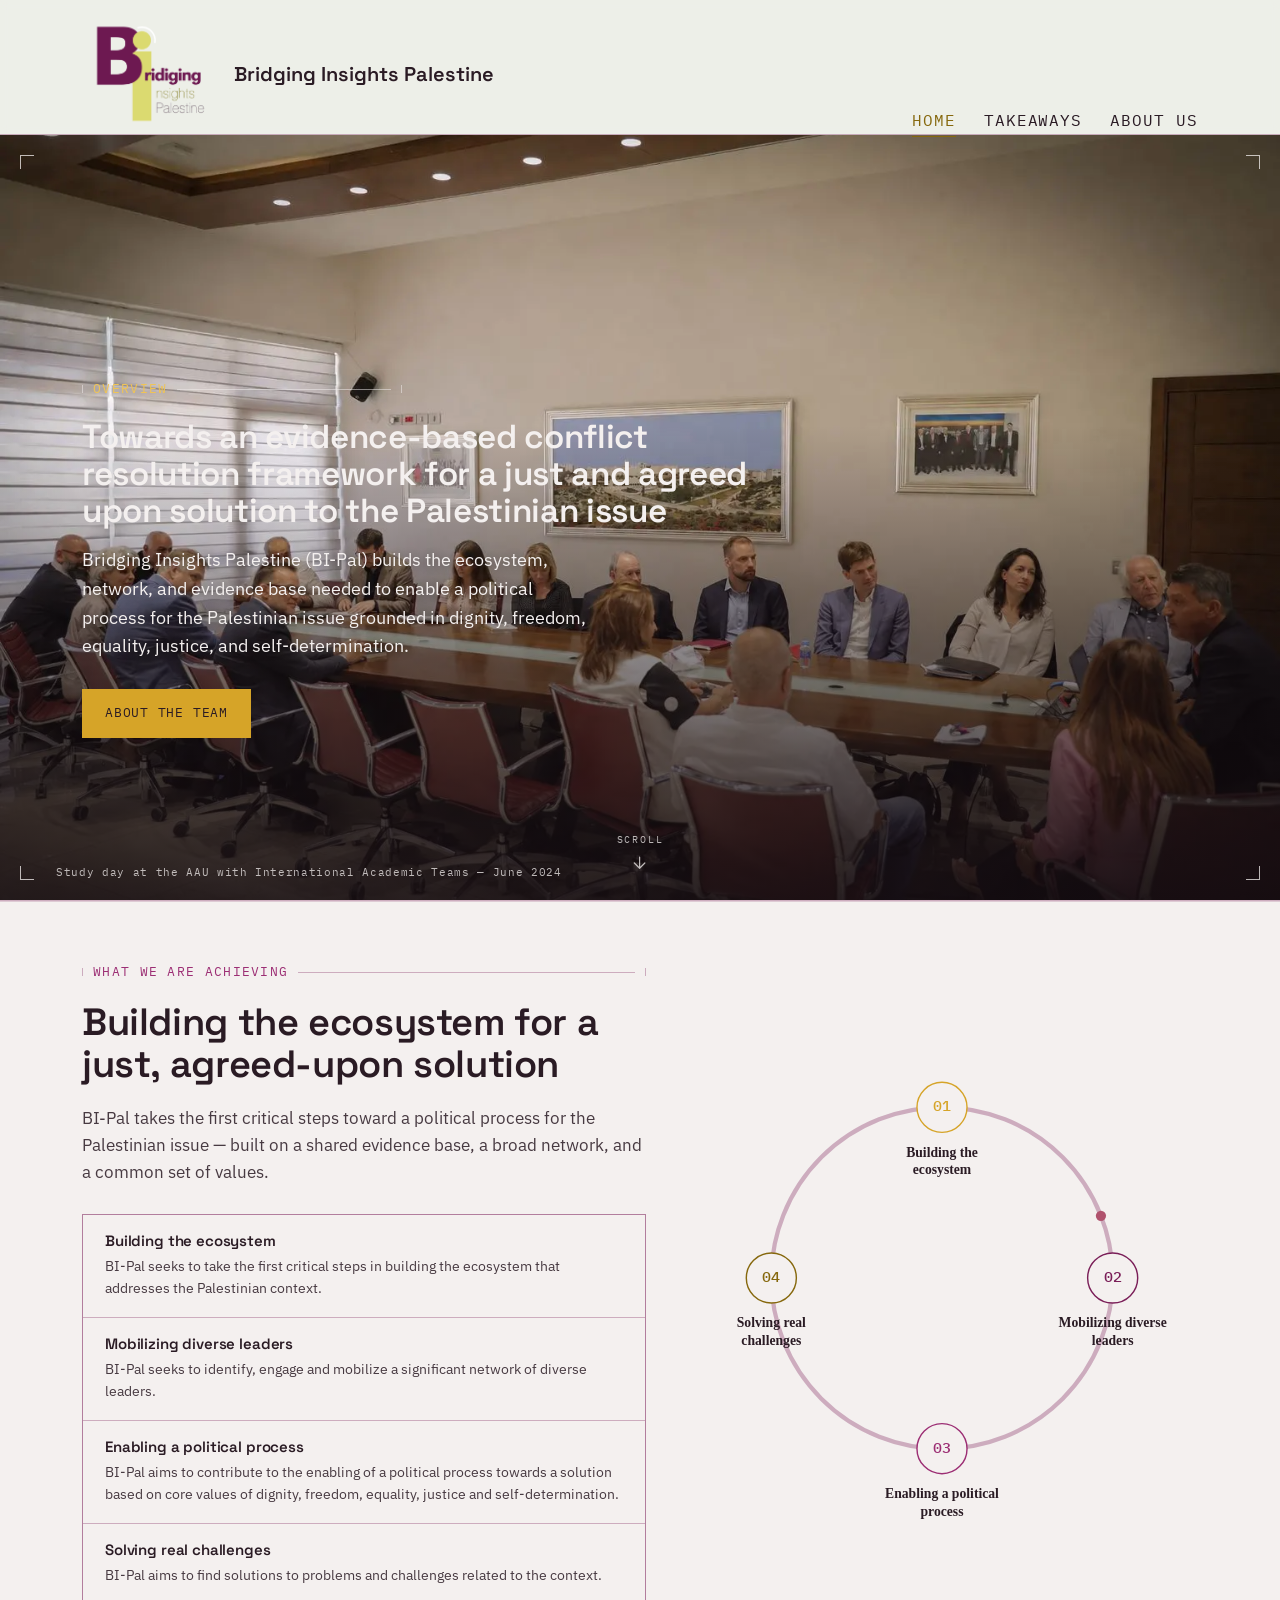
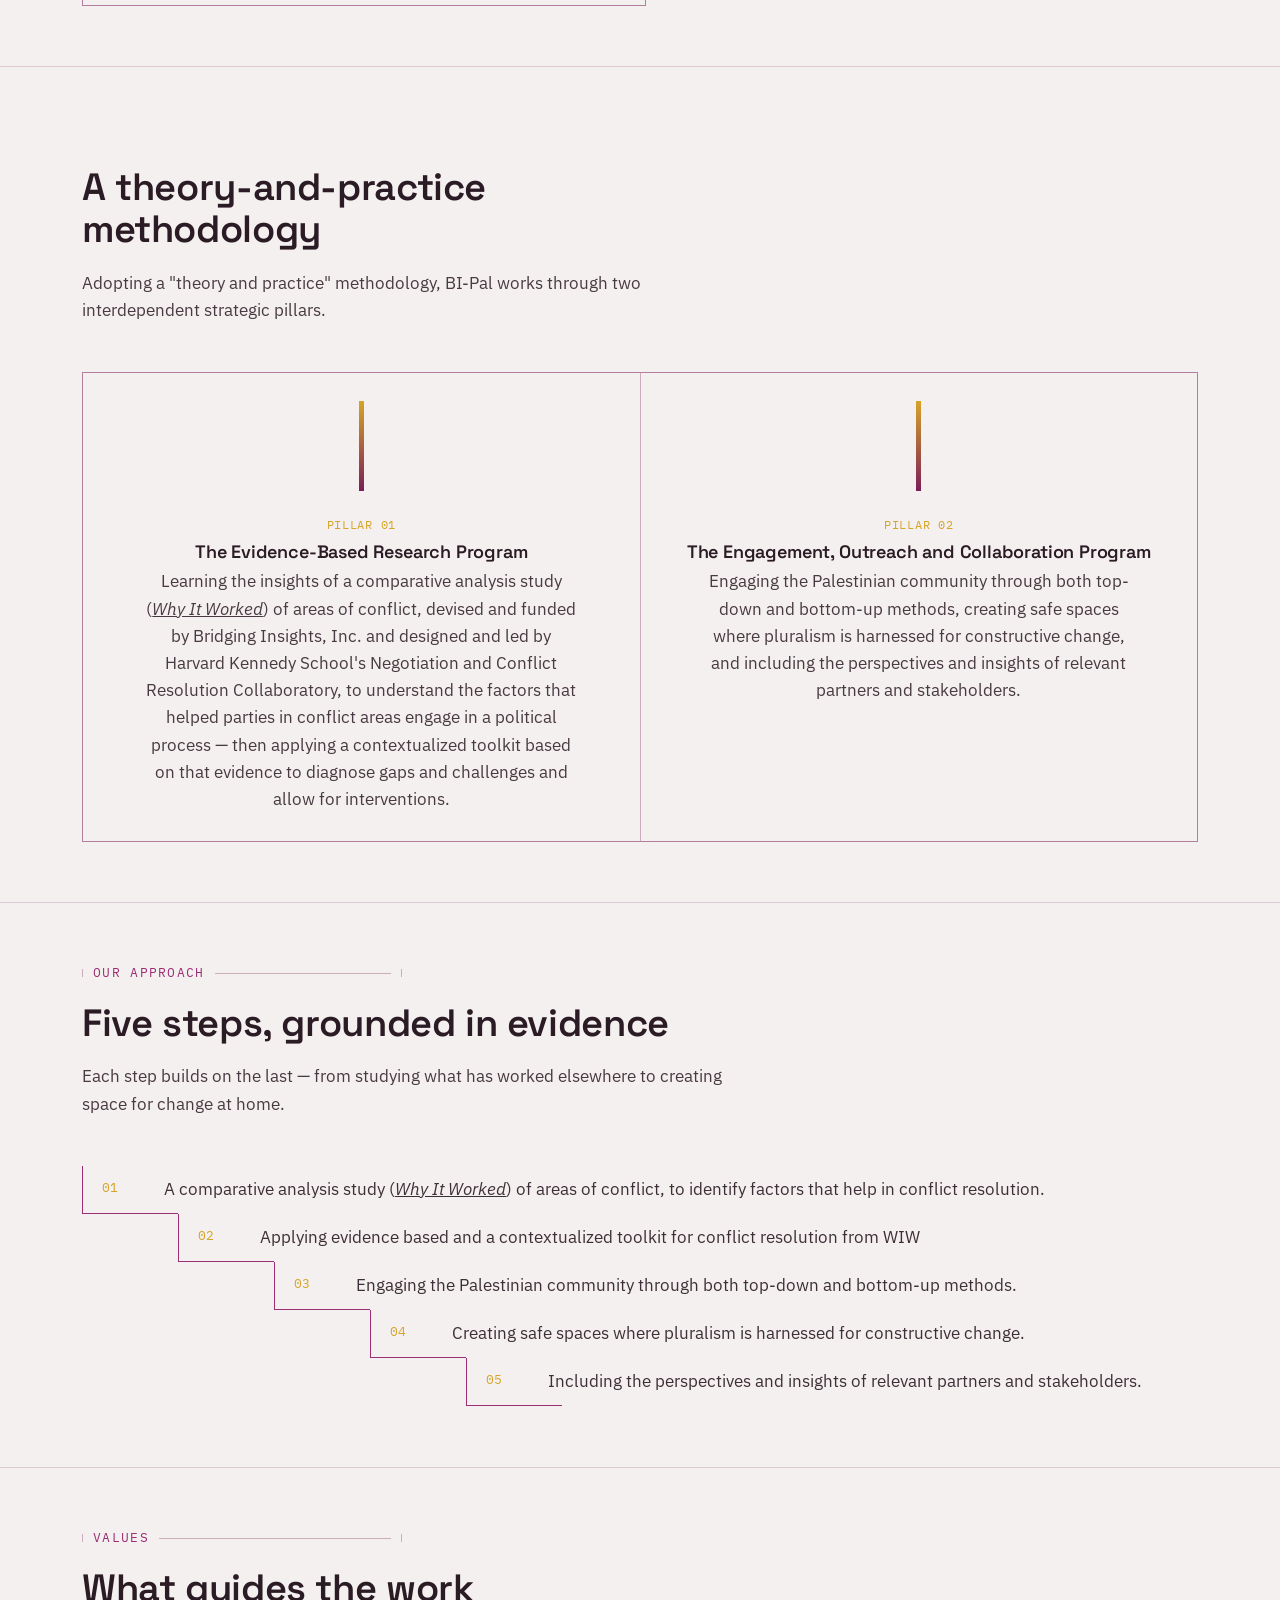
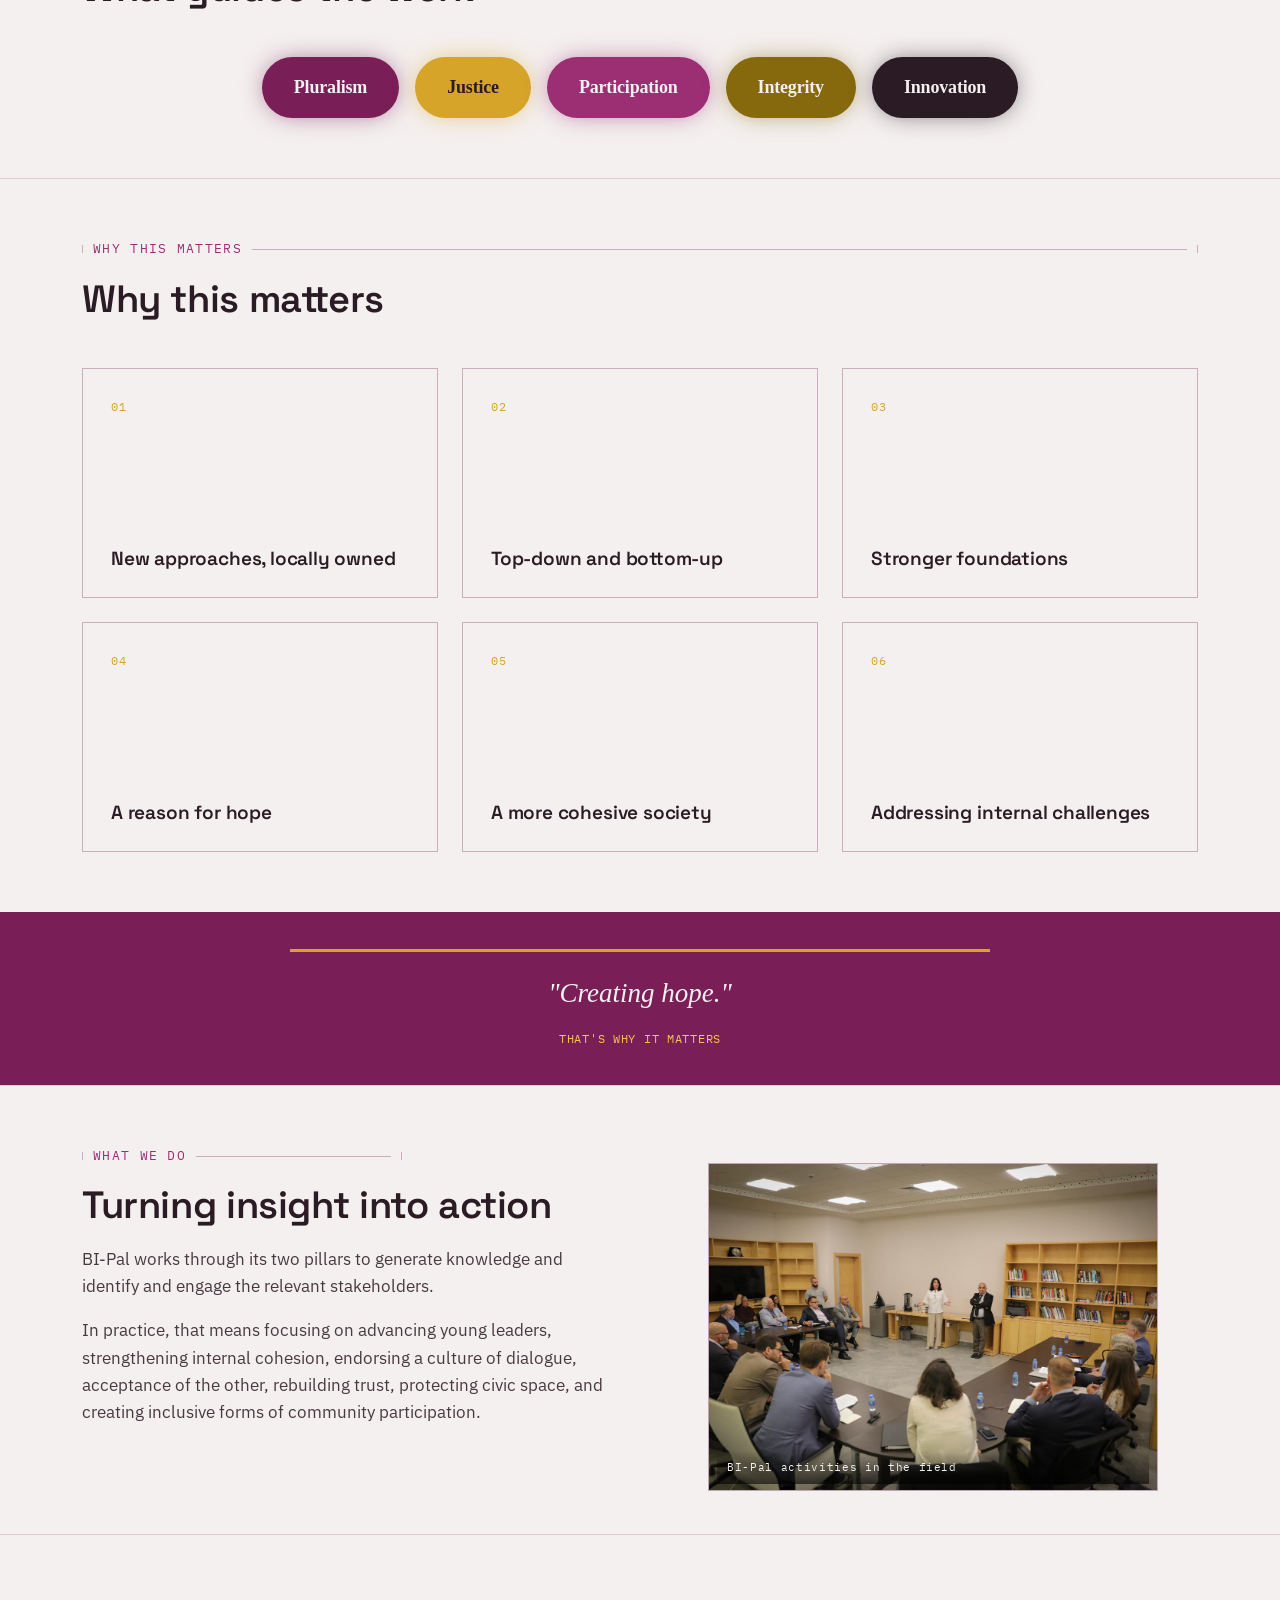
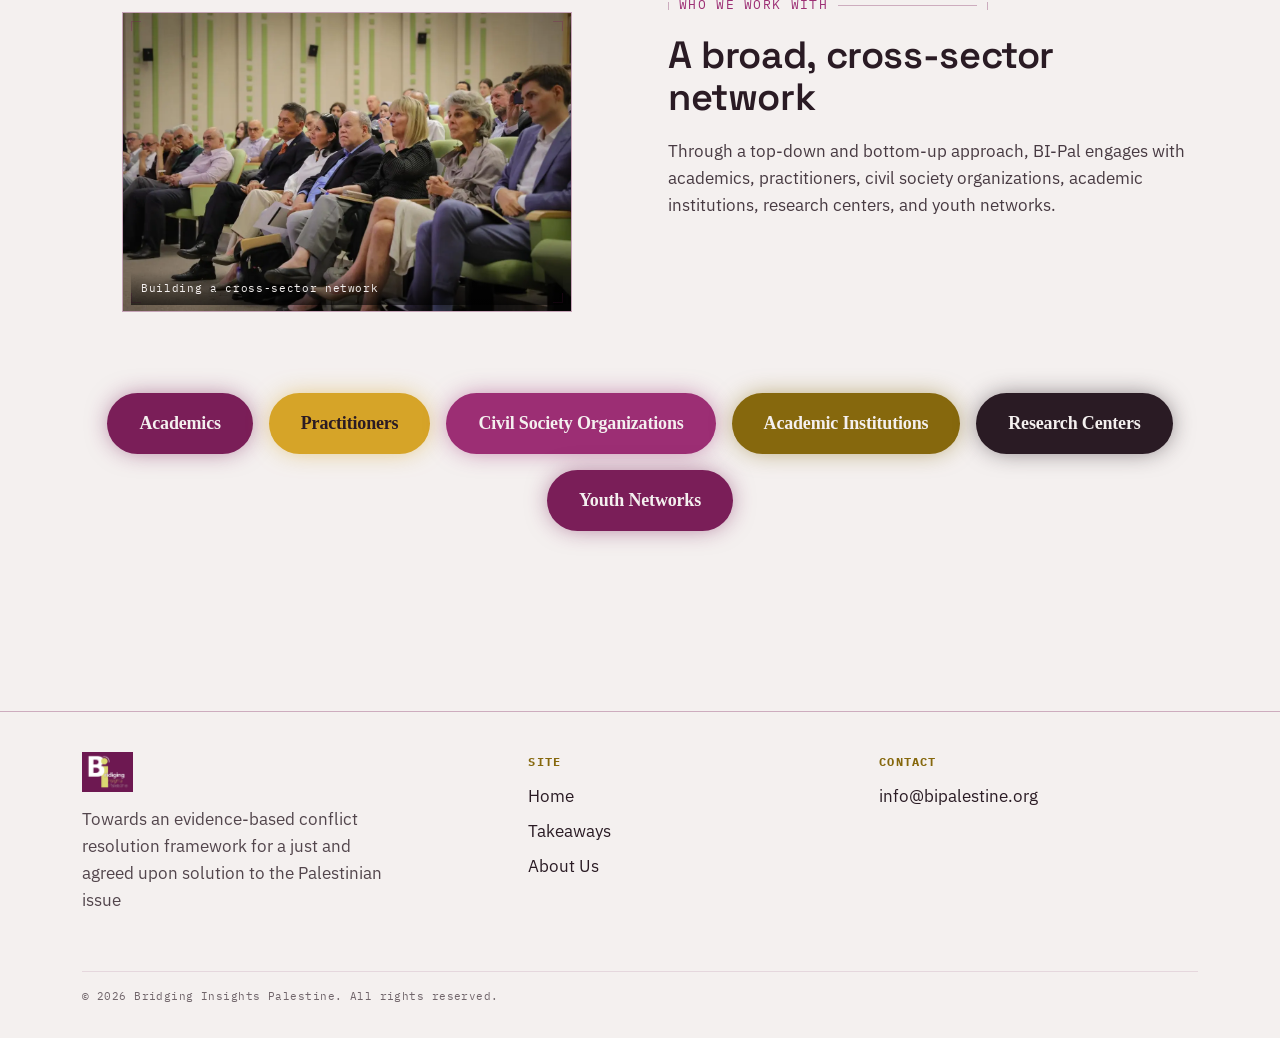
<file: index.html>
<!DOCTYPE html>
<html lang="en">
<head>
<meta charset="UTF-8">
<meta name="viewport" content="width=device-width, initial-scale=1.0">
<title>Bridging Insights Palestine (BI-Pal)</title>
<meta name="description" content="Bridging Insights Palestine (BI-Pal) builds an evidence-based conflict resolution framework — grounded in a Harvard Kennedy School comparative study — toward a just, agreed-upon political process for the Palestinian issue.">
<link rel="icon" type="image/png" href="/images/favicon.png">
<link rel="preconnect" href="https://fonts.googleapis.com">
<link href="https://fonts.googleapis.com/css2?family=IBM+Plex+Mono:wght@400;500;600&family=IBM+Plex+Sans:wght@400;500&family=IBM+Plex+Slab:wght@500;600&family=Space+Grotesk:wght@500;600;700&display=swap" rel="stylesheet">
<link rel="stylesheet" href="/style.css">
</head>
<body>

<header class="site-header">
  <div class="header-inner">
    <a class="brand" href="/">
      <img class="brand-logo" src="/images/bi-logo-2.png" alt="Bridging Insights Palestine">
      <span class="brand-title">Bridging Insights Palestine</span>
    </a>
    <button class="nav-toggle" aria-expanded="false" aria-label="Toggle navigation">Menu</button>
    <nav class="primary-nav" aria-label="Primary">
      <ul>
        <li><a href="/" aria-current="page">Home</a></li>
        <li><a href="/takeaways/">Takeaways</a></li>
        <li><a href="/about/">About Us</a></li>
      </ul>
    </nav>
  </div>
</header>

<nav class="section-nav" aria-label="Page sections">
  <ul>
    <li><a href="#overview"><span class="section-nav-index">01</span><span class="section-nav-label">Overview</span><span class="section-nav-dash"></span></a></li>
    <li><a href="#achieving"><span class="section-nav-index">02</span><span class="section-nav-label">What We Are Achieving</span><span class="section-nav-dash"></span></a></li>
    <li><a href="#pillars"><span class="section-nav-index">03</span><span class="section-nav-label">Strategic Pillars</span><span class="section-nav-dash"></span></a></li>
    <li><a href="#approach"><span class="section-nav-index">04</span><span class="section-nav-label">Our Approach</span><span class="section-nav-dash"></span></a></li>
    <li><a href="#values"><span class="section-nav-index">05</span><span class="section-nav-label">Values</span><span class="section-nav-dash"></span></a></li>
    <li><a href="#why"><span class="section-nav-index">06</span><span class="section-nav-label">Why This Matters</span><span class="section-nav-dash"></span></a></li>
    <li><a href="#do"><span class="section-nav-index">07</span><span class="section-nav-label">What We Do</span><span class="section-nav-dash"></span></a></li>
    <li><a href="#who"><span class="section-nav-index">08</span><span class="section-nav-label">Who We Work With</span><span class="section-nav-dash"></span></a></li>
  </ul>
</nav>

<main>

  <!-- HERO -->
  <section class="hero" id="overview" data-nav-theme="dark">
    <figure class="hero-banner">
      <span class="corner tl"></span><span class="corner tr"></span>
      <span class="corner bl"></span><span class="corner br"></span>
      <div class="hero-slideshow" id="heroSlideshow">
        <figure class="hero-slide is-active">
          <img src="/images/advisory.webp" alt="BI-Pal advisory board members convened around a conference table" loading="eager">
          <figcaption>Study day at the AAU with International Academic Teams — June 2024</figcaption>
        </figure>
        <figure class="hero-slide">
          <img src="/images/wiw%203.jpg" alt="Panelists on stage at the &quot;Why It Worked&quot; adaptive leadership event" loading="lazy">
          <figcaption>Study day at the AAU with International Academic Teams — June 2024</figcaption>
        </figure>
        <figure class="hero-slide">
          <img src="/images/photo%204.webp" alt="BI-Pal team members standing together outdoors" loading="lazy">
          <figcaption>Meetings at the Mitchell Institute at Queen's University in Belfast — June 2025</figcaption>
        </figure>
      </div>
      <div class="hero-overlay wrap">
        <div class="dim short">
          <span class="dim-label">Overview</span>
          <span class="dim-rule"></span>
        </div>
        <h1>Towards an evidence-based conflict resolution framework for a just and agreed upon solution to the Palestinian issue</h1>
        <p class="lede">Bridging Insights Palestine (BI-Pal) builds the ecosystem, network, and evidence base needed to enable a political process for the Palestinian issue grounded in dignity, freedom, equality, justice, and self-determination.</p>
        <div class="btn-row">
          <a class="btn primary" href="/about/">About the team</a>
        </div>
      </div>
      <a class="scroll-cue" href="#achieving" aria-label="Scroll down to the next section">
        <span class="scroll-cue-label">Scroll</span>
        <svg class="scroll-cue-arrow" viewBox="0 0 24 24" width="18" height="18" aria-hidden="true">
          <path d="M12 4v15M5 12l7 7 7-7" fill="none" stroke="currentColor" stroke-width="1.6" stroke-linecap="round" stroke-linejoin="round"/>
        </svg>
      </a>
    </figure>
  </section>

  <!-- WHAT WE ARE ACHIEVING -->
  <section id="achieving">
    <div class="wrap">
      <div class="achieving-layout">
        <div class="achieving-col">
          <div class="dim">
            <span class="dim-label">What we are achieving</span>
            <span class="dim-rule"></span>
          </div>
          <div class="section-head">
            <h2>Building the ecosystem for a just, agreed-upon solution</h2>
            <p>BI-Pal takes the first critical steps toward a political process for the Palestinian issue — built on a shared evidence base, a broad network, and a common set of values.</p>
          </div>

          <div class="audience-list audience-list--compact" id="audienceList">
            <div data-node="0" style="--node-accent:#D6A428;" role="button" tabindex="0" aria-pressed="false">
              <h3>Building the ecosystem</h3>
              <p>BI-Pal seeks to take the first critical steps in building the ecosystem that addresses the Palestinian context.</p>
            </div>
            <div data-node="1" style="--node-accent:#7A1E58;" role="button" tabindex="0" aria-pressed="false">
              <h3>Mobilizing diverse leaders</h3>
              <p>BI-Pal seeks to identify, engage and mobilize a significant network of diverse leaders.</p>
            </div>
            <div data-node="2" style="--node-accent:#9C2E74;" role="button" tabindex="0" aria-pressed="false">
              <h3>Enabling a political process</h3>
              <p>BI-Pal aims to contribute to the enabling of a political process towards a solution based on core values of dignity, freedom, equality, justice and self-determination.</p>
            </div>
            <div data-node="3" style="--node-accent:#86680D;" role="button" tabindex="0" aria-pressed="false">
              <h3>Solving real challenges</h3>
              <p>BI-Pal aims to find solutions to problems and challenges related to the context.</p>
            </div>
          </div>
        </div>

        <figure class="ring-figure">
          <svg class="ring-anim" id="ringAnim" viewBox="0 0 900 900" role="group"
               aria-label="Interactive diagram of BI-Pal's four ecosystem pillars. Select a node to highlight it in the list.">
            <circle class="ring-anim-track" cx="450" cy="450" r="300"></circle>
            <circle class="ring-anim-dot" id="ringAnimDot" cx="450" cy="150" r="9"></circle>

            <g class="ring-anim-node" data-node="0" data-cx="450" data-cy="150" style="--node-accent:#D6A428;">
              <circle class="ring-anim-glow" cx="450" cy="150" r="0"></circle>
              <g class="ring-anim-scale" transform="translate(450 150) scale(1)">
                <circle class="ring-anim-circle" r="44"></circle>
                <text class="ring-anim-id" y="7">01</text>
              </g>
              <foreignObject x="345" y="214" width="210" height="84">
                <div xmlns="http://www.w3.org/1999/xhtml" class="ring-anim-label">Building the ecosystem</div>
              </foreignObject>
            </g>

            <g class="ring-anim-node" data-node="1" data-cx="750" data-cy="450" style="--node-accent:#7A1E58;">
              <circle class="ring-anim-glow" cx="750" cy="450" r="0"></circle>
              <g class="ring-anim-scale" transform="translate(750 450) scale(1)">
                <circle class="ring-anim-circle" r="44"></circle>
                <text class="ring-anim-id" y="7">02</text>
              </g>
              <foreignObject x="645" y="514" width="210" height="84">
                <div xmlns="http://www.w3.org/1999/xhtml" class="ring-anim-label">Mobilizing diverse leaders</div>
              </foreignObject>
            </g>

            <g class="ring-anim-node" data-node="2" data-cx="450" data-cy="750" style="--node-accent:#9C2E74;">
              <circle class="ring-anim-glow" cx="450" cy="750" r="0"></circle>
              <g class="ring-anim-scale" transform="translate(450 750) scale(1)">
                <circle class="ring-anim-circle" r="44"></circle>
                <text class="ring-anim-id" y="7">03</text>
              </g>
              <foreignObject x="345" y="814" width="210" height="84">
                <div xmlns="http://www.w3.org/1999/xhtml" class="ring-anim-label">Enabling a political process</div>
              </foreignObject>
            </g>

            <g class="ring-anim-node" data-node="3" data-cx="150" data-cy="450" style="--node-accent:#86680D;">
              <circle class="ring-anim-glow" cx="150" cy="450" r="0"></circle>
              <g class="ring-anim-scale" transform="translate(150 450) scale(1)">
                <circle class="ring-anim-circle" r="44"></circle>
                <text class="ring-anim-id" y="7">04</text>
              </g>
              <foreignObject x="45" y="514" width="210" height="84">
                <div xmlns="http://www.w3.org/1999/xhtml" class="ring-anim-label">Solving real challenges</div>
              </foreignObject>
            </g>
          </svg>
          <figcaption></figcaption>
        </figure>
      </div>
    </div>
  </section>

  <!-- STRATEGIC PILLARS & METHODOLOGY -->
  <section id="pillars">
    <div class="wrap">
      <div class="dim short">
        <span class="dim-label">Strategic pillars</span>
        <span class="dim-rule"></span>
      </div>
      <div class="section-head">
        <h2>A theory-and-practice methodology</h2>
        <p>Adopting a "theory and practice" methodology, BI-Pal works through two interdependent strategic pillars.</p>
      </div>

      <div class="lens-grid pillars-grid">
        <div>
          <span class="pillar-bar" aria-hidden="true"></span>
          <span class="spec-number">PILLAR&nbsp;01</span>
          <h3>The Evidence-Based Research Program</h3>
          <p>Learning the insights of a comparative analysis study (<em><a href="https://ncrc.hks.harvard.edu/projects/the-propeller-why-it-worked/" target="_blank" rel="noopener">Why It Worked</a></em>) of areas of conflict, devised and funded by Bridging Insights, Inc. and designed and led by Harvard Kennedy School's Negotiation and Conflict Resolution Collaboratory, to understand the factors that helped parties in conflict areas engage in a political process — then applying a contextualized toolkit based on that evidence to diagnose gaps and challenges and allow for interventions.</p>
        </div>
        <div>
          <span class="pillar-bar" aria-hidden="true"></span>
          <span class="spec-number">PILLAR&nbsp;02</span>
          <h3>The Engagement, Outreach and Collaboration Program</h3>
          <p>Engaging the Palestinian community through both top-down and bottom-up methods, creating safe spaces where pluralism is harnessed for constructive change, and including the perspectives and insights of relevant partners and stakeholders.</p>
        </div>
      </div>
    </div>
  </section>

  <!-- OUR APPROACH -->
  <section id="approach">
    <div class="wrap">
      <div class="dim short">
        <span class="dim-label">Our approach</span>
        <span class="dim-rule"></span>
      </div>
      <div class="section-head">
        <h2>Five steps, grounded in evidence</h2>
        <p>Each step builds on the last — from studying what has worked elsewhere to creating space for change at home.</p>
      </div>
      <div class="steps-list steps-list--stair">
        <div class="step-item">
          <span class="step-num">01</span>
          <p>A comparative analysis study (<em><a href="https://ncrc.hks.harvard.edu/projects/the-propeller-why-it-worked/" target="_blank" rel="noopener">Why It Worked</a></em>) of areas of conflict, to identify factors that help in conflict resolution.</p>
        </div>
        <div class="step-item">
          <span class="step-num">02</span>
          <p>Applying evidence based and a contextualized toolkit for conflict resolution from WIW</p>
        </div>
        <div class="step-item">
          <span class="step-num">03</span>
          <p>Engaging the Palestinian community through both top-down and bottom-up methods.</p>
        </div>
        <div class="step-item">
          <span class="step-num">04</span>
          <p>Creating safe spaces where pluralism is harnessed for constructive change.</p>
        </div>
        <div class="step-item">
          <span class="step-num">05</span>
          <p>Including the perspectives and insights of relevant partners and stakeholders.</p>
        </div>
      </div>
    </div>
  </section>

  <!-- VALUES -->
  <section id="values">
    <div class="wrap">
      <div class="dim short">
        <span class="dim-label">Values</span>
        <span class="dim-rule"></span>
      </div>
      <div class="section-head">
        <h2>What guides the work</h2>
      </div>
      <div class="values-row">
        <span class="value-pill c-blueprint">Pluralism</span>
        <span class="value-pill c-brass">Justice</span>
        <span class="value-pill c-blueprint-2">Participation</span>
        <span class="value-pill c-brass-ink">Integrity</span>
        <span class="value-pill c-ink">Innovation</span>
      </div>
    </div>
  </section>

  <!-- WHY THIS MATTERS -->
  <section id="why">
    <div class="wrap">
      <div class="dim">
        <span class="dim-label">Why this matters</span>
        <span class="dim-rule"></span>
      </div>
      <div class="section-head">
        <h2>Why this matters</h2>
        <p class="flip-hint"></p>
      </div>

      <div class="grid-3 flip-grid">
        <div class="card flip-card" tabindex="0" role="button" aria-expanded="false">
          <div class="flip-card-inner">
            <div class="flip-card-front">
              <span class="spec-number">01</span>
              <h3>New approaches, locally owned</h3>
            </div>
            <div class="flip-card-back">
              <p>There is a need for new approaches to conflict resolution that is driven and owned by relevant stakeholders.</p>
            </div>
          </div>
        </div>
        <div class="card flip-card" tabindex="0" role="button" aria-expanded="false">
          <div class="flip-card-inner">
            <div class="flip-card-front">
              <span class="spec-number">02</span>
              <h3>Top-down and bottom-up</h3>
            </div>
            <div class="flip-card-back">
              <p>The dual approach ensures the inclusion of perspectives from all societal levels, fosters meaningful dialogue and cultivates a sense of agency and ownership.</p>
            </div>
          </div>
        </div>
        <div class="card flip-card" tabindex="0" role="button" aria-expanded="false">
          <div class="flip-card-inner">
            <div class="flip-card-front">
              <span class="spec-number">03</span>
              <h3>Stronger foundations</h3>
            </div>
            <div class="flip-card-back">
              <p>These efforts build the foundations for equitable socio-political representation, intergenerational and cross-geographical cohesion, and stronger regional and international partnerships.</p>
            </div>
          </div>
        </div>
        <div class="card flip-card" tabindex="0" role="button" aria-expanded="false">
          <div class="flip-card-inner">
            <div class="flip-card-front">
              <span class="spec-number">04</span>
              <h3>A reason for hope</h3>
            </div>
            <div class="flip-card-back">
              <p>International conflicts that were protracted and seemed to have reached a stalemate were resolved — and that gives hope to the Palestinians.</p>
            </div>
          </div>
        </div>
        <div class="card flip-card" tabindex="0" role="button" aria-expanded="false">
          <div class="flip-card-inner">
            <div class="flip-card-front">
              <span class="spec-number">05</span>
              <h3>A more cohesive society</h3>
            </div>
            <div class="flip-card-back">
              <p>Research shows that a sustainable political process requires a society that is more cohesive, more resilient, and better able to organize, manage internal tensions, engage differences constructively, and respond collectively when political openings emerge.</p>
            </div>
          </div>
        </div>
        <div class="card flip-card" tabindex="0" role="button" aria-expanded="false">
          <div class="flip-card-inner">
            <div class="flip-card-front">
              <span class="spec-number">06</span>
              <h3>Addressing internal challenges</h3>
            </div>
            <div class="flip-card-back">
              <p>Building on insights from studying successful political processes of areas where conflicts were resolved, it is evident that internal challenges within Palestine need to be addressed.</p>
            </div>
          </div>
        </div>
      </div>
    </div>
  </section>

  <!-- CREATING HOPE -->
  <section class="tight" id="hope">
    <div class="wrap">
      <blockquote class="callout">
        "Creating hope."
        <cite>that's why it matters</cite>
      </blockquote>
    </div>
  </section>

  <!-- WHAT WE DO -->
  <section id="do">
    <div class="wrap two-col">
      <div>
        <div class="dim short">
          <span class="dim-label">What we do</span>
          <span class="dim-rule"></span>
        </div>
        <div class="section-head">
          <h2>Turning insight into action</h2>
          <p>BI-Pal works through its two pillars to generate knowledge and identify and engage the relevant stakeholders.</p>
          <p>In practice, that means focusing on advancing young leaders, strengthening internal cohesion, endorsing a culture of dialogue, acceptance of the other, rebuilding trust, protecting civic space, and creating inclusive forms of community participation.</p>
        </div>
      </div>
      <figure class="hero-figure hero-figure--fill hero-figure--edge">
        <span class="corner tl"></span><span class="corner tr"></span>
        <span class="corner bl"></span><span class="corner br"></span>
        <img src="/images/fatina-speaking.jpeg" alt="Fatina speaking at a BI-Pal activity" loading="lazy">
        <figcaption>BI-Pal activities in the field</figcaption>
      </figure>
    </div>
  </section>

  <!-- WHO WE WORK WITH -->
  <section id="who">
    <div class="wrap two-col">
      <figure class="hero-figure hero-figure--edge" style="aspect-ratio:3/2;">
        <span class="corner tl"></span><span class="corner tr"></span>
        <span class="corner bl"></span><span class="corner br"></span>
        <img src="/images/academics.webp" alt="Academics and practitioners collaborating with BI-Pal" loading="lazy" style="object-fit:contain; object-position:center center;">
        <figcaption>Building a cross-sector network</figcaption>
      </figure>
      <div class="who-text">
        <div class="dim short">
          <span class="dim-label">Who we work with</span>
          <span class="dim-rule"></span>
        </div>
        <div class="section-head">
          <h2>A broad, cross-sector network</h2>
          <p>Through a top-down and bottom-up approach, BI-Pal engages with academics, practitioners, civil society organizations, academic institutions, research centers, and youth networks.</p>
        </div>
      </div>
      <div class="values-row" style="grid-column:1 / -1; margin-top:8px;">
        <span class="value-pill c-blueprint">Academics</span>
        <span class="value-pill c-brass">Practitioners</span>
        <span class="value-pill c-blueprint-2">Civil Society Organizations</span>
        <span class="value-pill c-brass-ink">Academic Institutions</span>
        <span class="value-pill c-ink">Research Centers</span>
        <span class="value-pill c-blueprint">Youth Networks</span>
      </div>
    </div>
  </section>


</main>

<footer class="site-footer">
  <div class="wrap">
    <div class="footer-grid">
      <div>
        <img class="footer-logo" src="/images/bridging-insights-logo.jpg" alt="Bridging Insights Palestine">
        <p style="max-width:32ch; opacity:.8;">Towards an evidence-based conflict resolution framework for a just and agreed upon solution to the Palestinian issue</p>
      </div>
      <div>
        <h4>Site</h4>
        <ul>
          <li><a href="/">Home</a></li>
          <li><a href="/takeaways/">Takeaways</a></li>
          <li><a href="/about/">About Us</a></li>
        </ul>
      </div>
      <div>
        <h4>Contact</h4>
        <ul>
          <li><a href="mailto:info@bipalestine.org">info@bipalestine.org</a></li>
        </ul>
      </div>
    </div>
    <div class="footer-bottom">
      <span>© 2026 Bridging Insights Palestine. All rights reserved.</span>
    </div>
  </div>
</footer>

<script src="/script.js"></script>
</body>
</html>
</file>
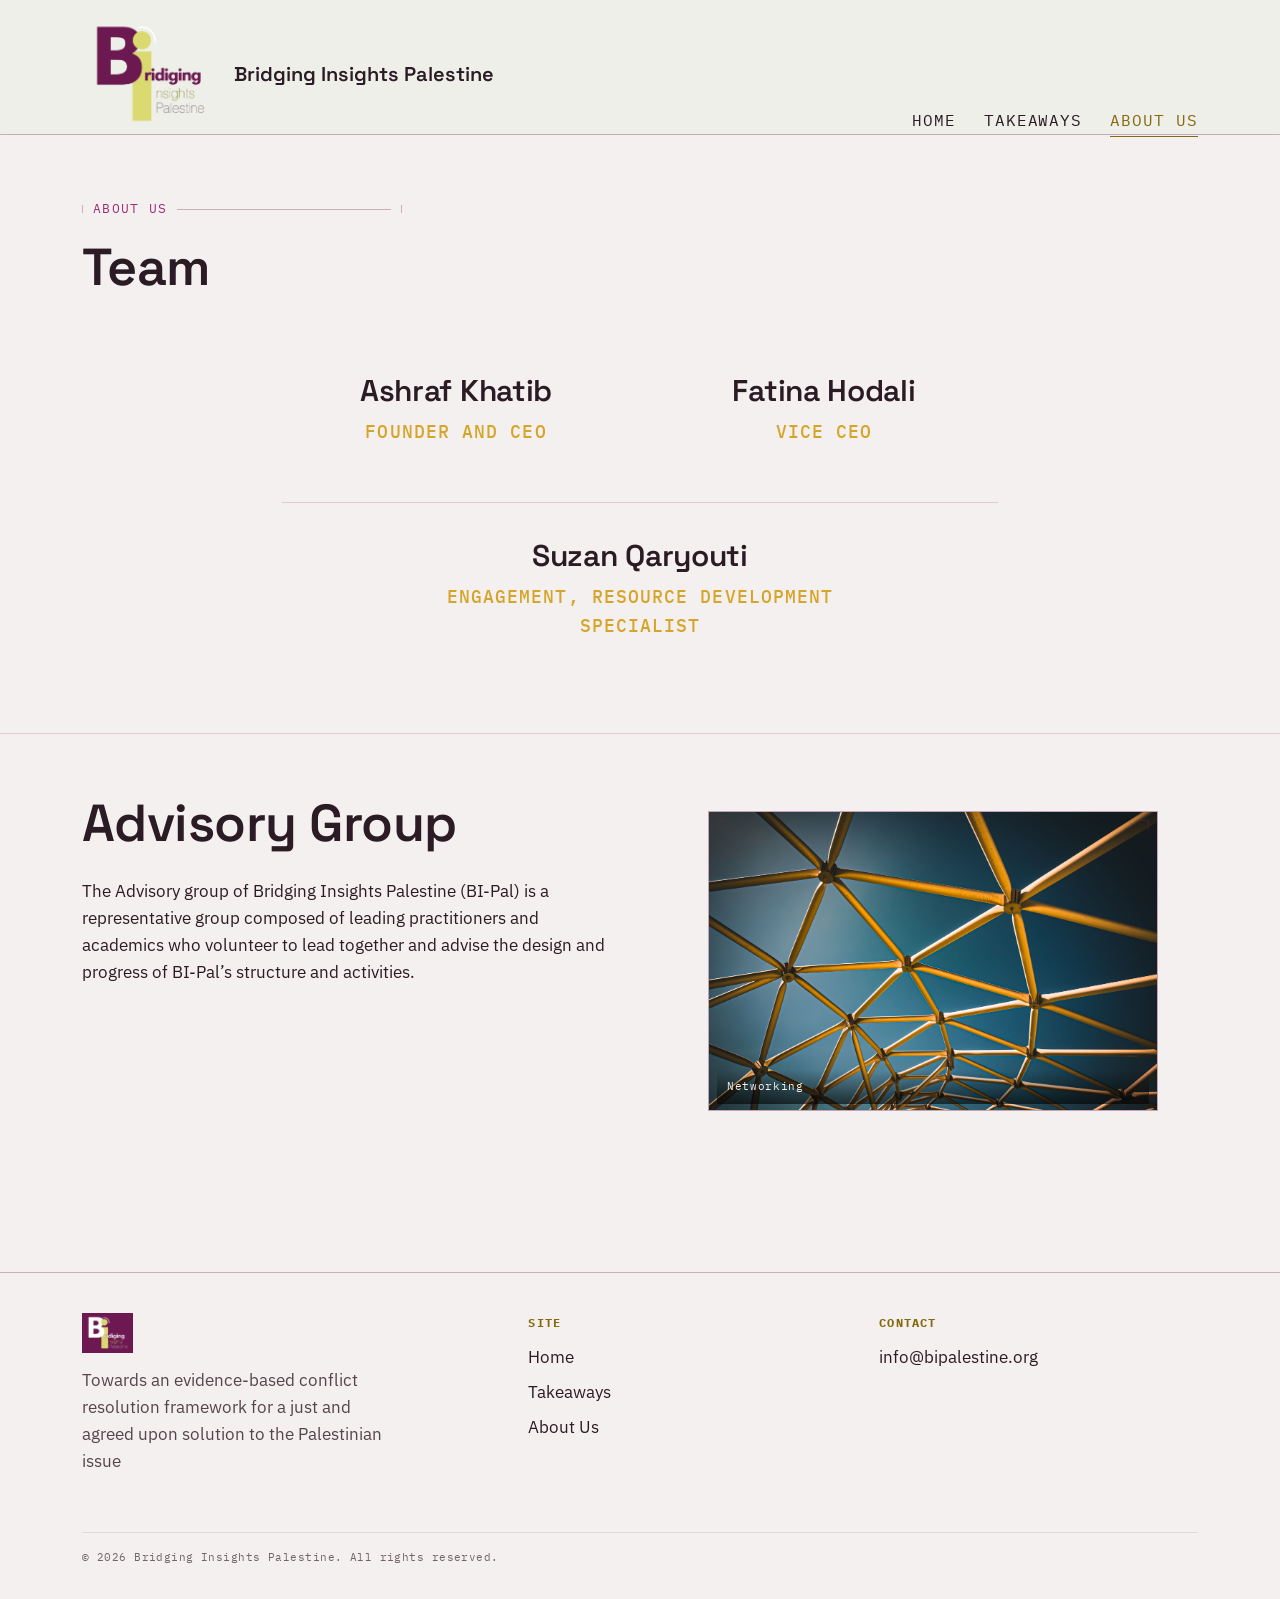
<file: about/index.html>
<!DOCTYPE html>
<html lang="en">
<head>
<meta charset="UTF-8">
<meta name="viewport" content="width=device-width, initial-scale=1.0">
<title>About Us — Bridging Insights Palestine</title>
<meta name="description" content="Meet the team and advisory group behind Bridging Insights Palestine, an initiative building an evidence-based conflict resolution framework for the Palestinian issue.">
<link rel="icon" type="image/png" href="/images/favicon.png">
<link rel="preconnect" href="https://fonts.googleapis.com">
<link href="https://fonts.googleapis.com/css2?family=IBM+Plex+Mono:wght@400;500;600&family=IBM+Plex+Sans:wght@400;500&family=IBM+Plex+Slab:wght@500;600&family=Space+Grotesk:wght@500;600;700&display=swap" rel="stylesheet">
<link rel="stylesheet" href="/style.css">
</head>
<body>

<header class="site-header">
  <div class="header-inner">
    <a class="brand" href="/">
      <img class="brand-logo" src="/images/bi-logo-2.png" alt="Bridging Insights Palestine">
      <span class="brand-title">Bridging Insights Palestine</span>
    </a>
    <button class="nav-toggle" aria-expanded="false" aria-label="Toggle navigation">Menu</button>
    <nav class="primary-nav" aria-label="Primary">
      <ul>
        <li><a href="/">Home</a></li>
        <li><a href="/takeaways/">Takeaways</a></li>
        <li><a href="/about/" aria-current="page">About Us</a></li>
      </ul>
    </nav>
  </div>
</header>

<nav class="section-nav" aria-label="Page sections">
  <ul>
    <li><a href="#team"><span class="section-nav-index">01</span><span class="section-nav-label">Team</span><span class="section-nav-dash"></span></a></li>
    <li><a href="#advisory"><span class="section-nav-index">02</span><span class="section-nav-label">Advisory Group</span><span class="section-nav-dash"></span></a></li>
  </ul>
</nav>

<main>

  <div class="masthead team-masthead">
    <div class="wrap">
      <div class="dim short kicker">
        <span class="dim-label">About Us</span>
        <span class="dim-rule"></span>
      </div>
      <h1>Team</h1>
    </div>
  </div>

  <!-- TEAM -->
  <section id="team">
    <div class="wrap team-grid team-pyramid">
      <div class="team-card">
        <h3>Ashraf Khatib</h3>
        <span class="team-role">Founder and CEO</span>
      </div>
      <div class="team-card">
        <h3>Fatina Hodali</h3>
        <span class="team-role">Vice CEO</span>
      </div>
      <div class="team-divider"></div>
      <div class="team-card team-pyramid-bottom">
        <h3>Suzan Qaryouti</h3>
        <span class="team-role">Engagement, Resource Development Specialist</span>
      </div>
    </div>
  </section>

  <!-- ADVISORY PANEL -->
  <section id="advisory">
    <div class="wrap two-col">
      <div>
        <h2 class="advisory-title">Advisory Group</h2>
        <p style="max-width:70ch;">The Advisory group of Bridging Insights Palestine (BI-Pal) is a representative group composed of leading practitioners and academics who volunteer to lead together and advise the design and progress of BI-Pal&rsquo;s structure and activities.</p>
      </div>
      <figure class="hero-figure hero-figure--edge" style="aspect-ratio:3/2;">
        <span class="corner tl"></span><span class="corner tr"></span>
        <span class="corner bl"></span><span class="corner br"></span>
        <img src="/images/advisory-graphic.jpg" alt="Bridging Insights Palestine Advisory Group" loading="lazy" style="object-fit:cover; object-position:center center;">
        <figcaption>Networking</figcaption>
      </figure>
    </div>
  </section>

</main>

<footer class="site-footer">
  <div class="wrap">
    <div class="footer-grid">
      <div>
        <img class="footer-logo" src="/images/bridging-insights-logo.jpg" alt="Bridging Insights Palestine">
        <p style="max-width:32ch; opacity:.8;">Towards an evidence-based conflict resolution framework for a just and agreed upon solution to the Palestinian issue</p>
      </div>
      <div>
        <h4>Site</h4>
        <ul>
          <li><a href="/">Home</a></li>
          <li><a href="/takeaways/">Takeaways</a></li>
          <li><a href="/about/">About Us</a></li>
        </ul>
      </div>
      <div>
        <h4>Contact</h4>
        <ul>
          <li><a href="mailto:info@bipalestine.org">info@bipalestine.org</a></li>
        </ul>
      </div>
    </div>
    <div class="footer-bottom">
      <span>© 2026 Bridging Insights Palestine. All rights reserved.</span>
    </div>
  </div>
</footer>

<script src="/script.js"></script>
</body>
</html>
</file>
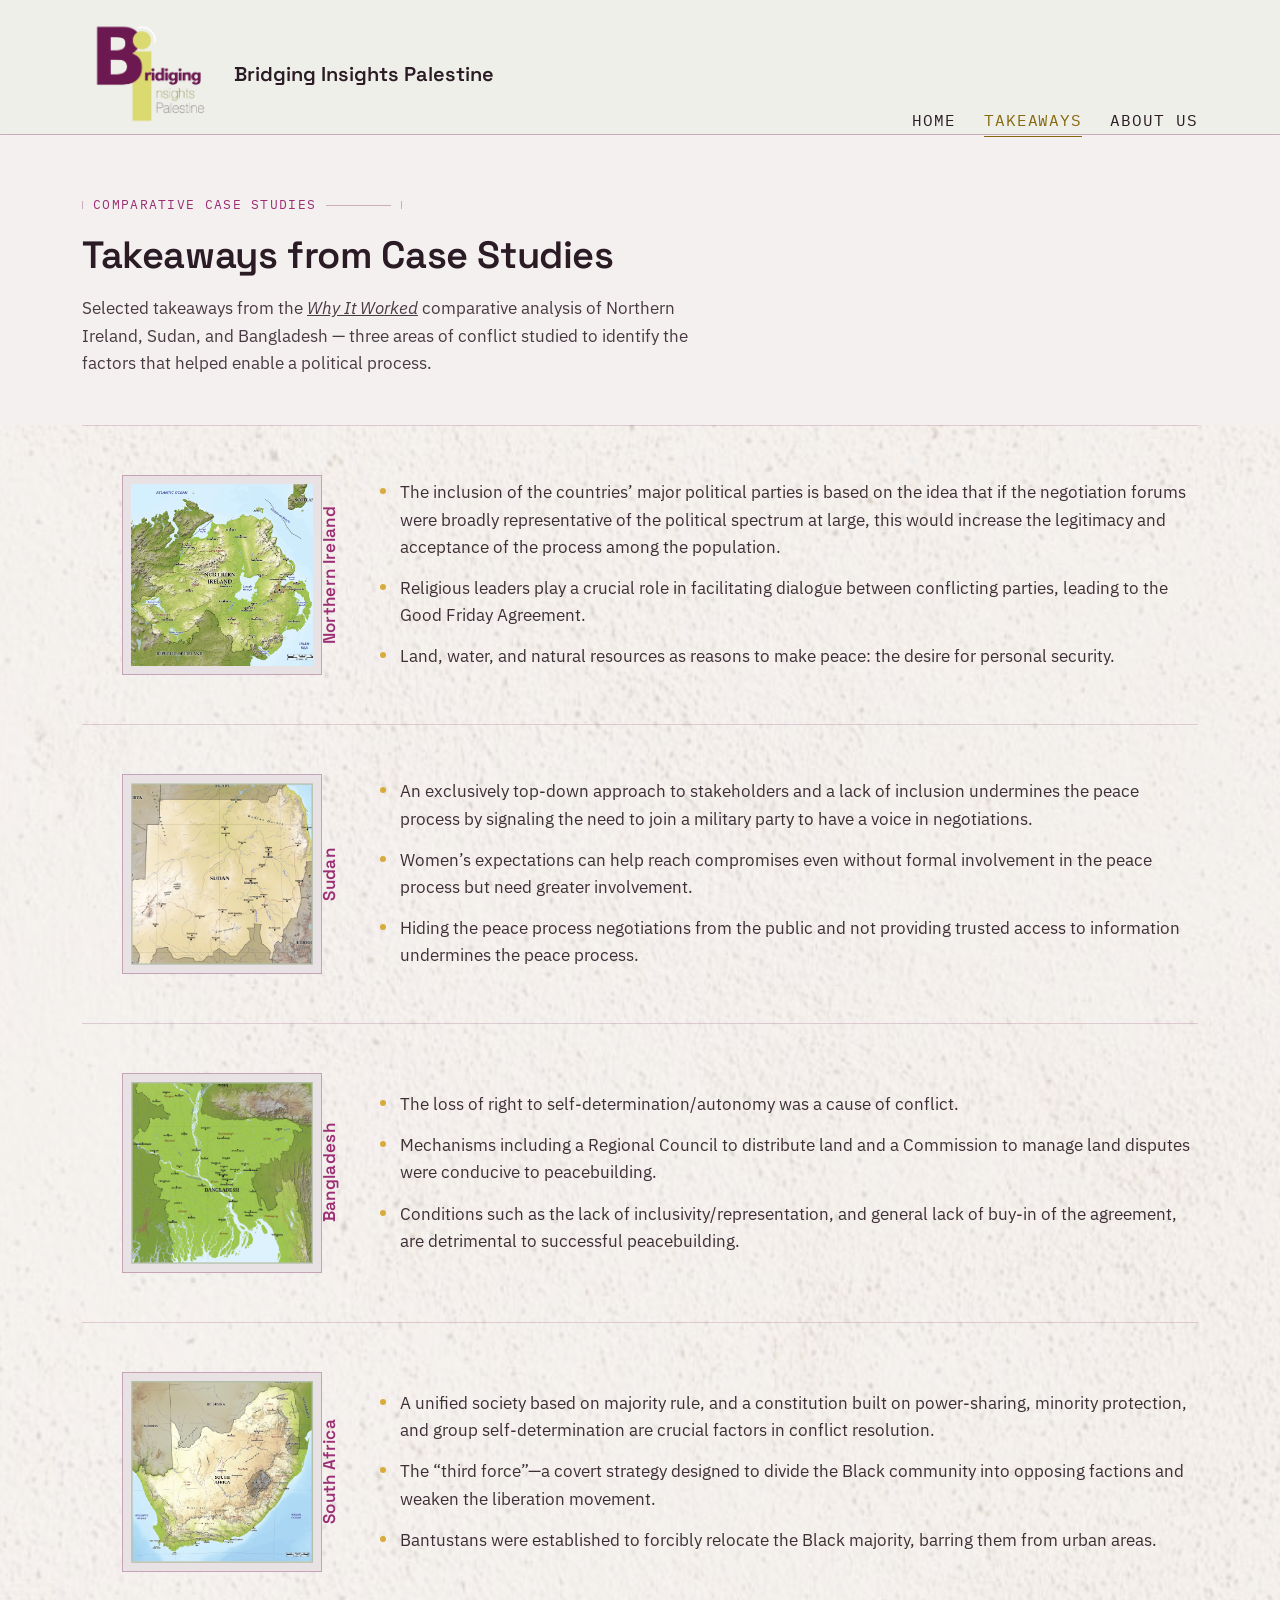
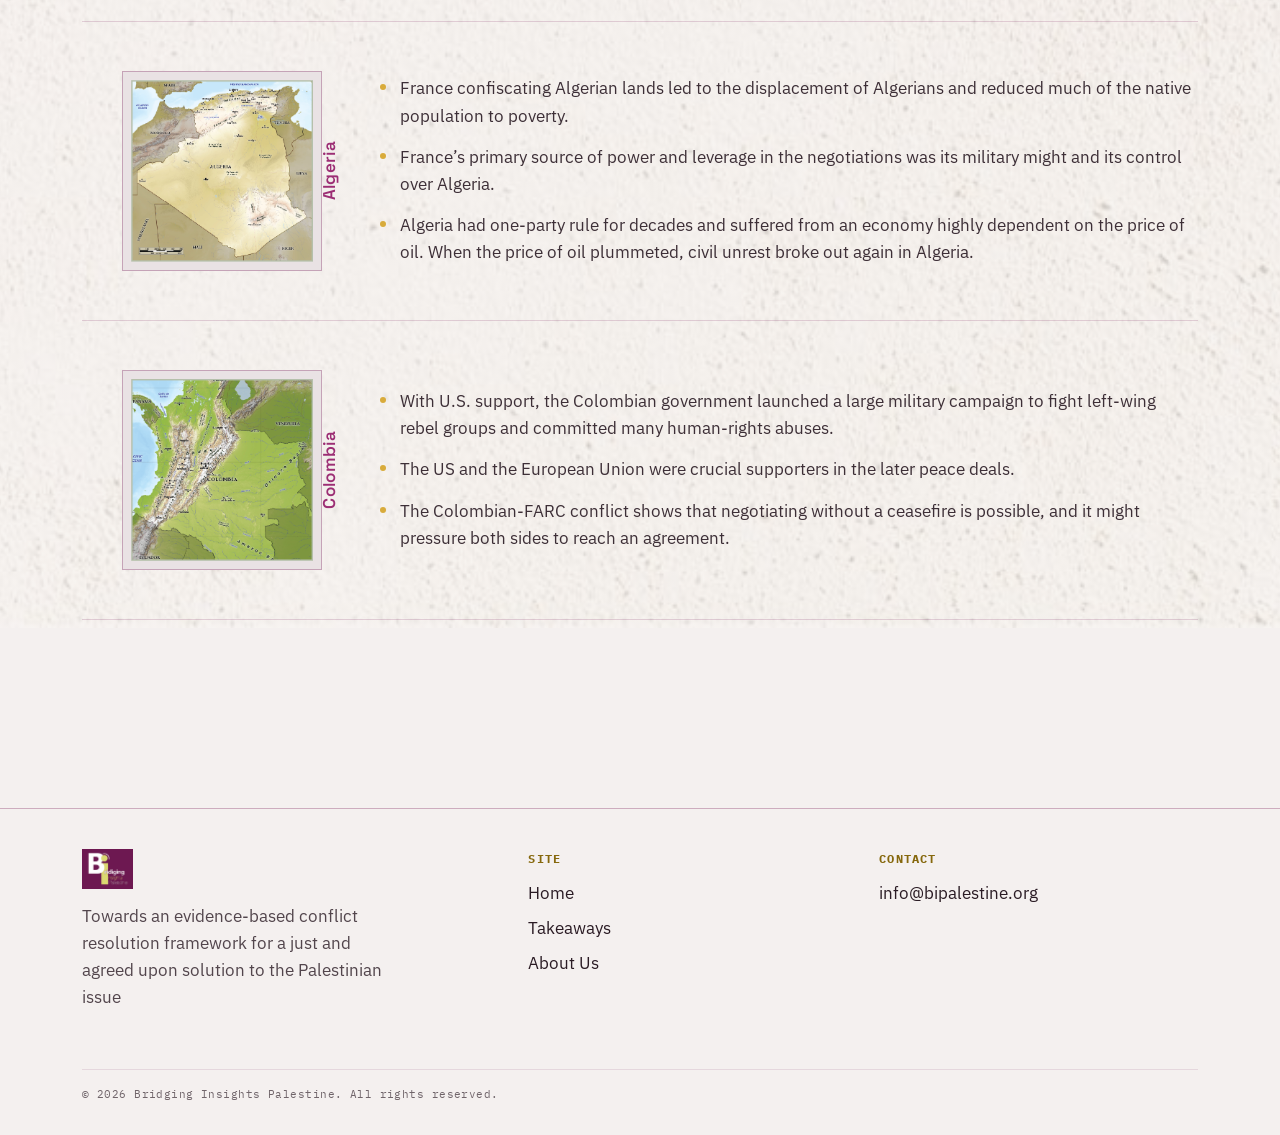
<file: takeaways/index.html>
<!DOCTYPE html>
<html lang="en">
<head>
<meta charset="UTF-8">
<meta name="viewport" content="width=device-width, initial-scale=1.0">
<title>Takeaways — Bridging Insights Palestine</title>
<meta name="description" content="Key takeaways from Bridging Insights Palestine's work building an evidence-based conflict resolution framework for the Palestinian issue.">
<link rel="icon" type="image/png" href="/images/favicon.png">
<link rel="preconnect" href="https://fonts.googleapis.com">
<link href="https://fonts.googleapis.com/css2?family=IBM+Plex+Mono:wght@400;500;600&family=IBM+Plex+Sans:wght@400;500&family=IBM+Plex+Slab:wght@500;600&family=Space+Grotesk:wght@500;600;700&display=swap" rel="stylesheet">
<link rel="stylesheet" href="/style.css">
</head>
<body>

<header class="site-header">
  <div class="header-inner">
    <a class="brand" href="/">
      <img class="brand-logo" src="/images/bi-logo-2.png" alt="Bridging Insights Palestine">
      <span class="brand-title">Bridging Insights Palestine</span>
    </a>
    <button class="nav-toggle" aria-expanded="false" aria-label="Toggle navigation">Menu</button>
    <nav class="primary-nav" aria-label="Primary">
      <ul>
        <li><a href="/">Home</a></li>
        <li><a href="/takeaways/" aria-current="page">Takeaways</a></li>
        <li><a href="/about/">About Us</a></li>
      </ul>
    </nav>
  </div>
</header>

<nav class="section-nav" aria-label="Page sections">
  <ul>
    <li><a href="#northern-ireland"><span class="section-nav-index">01</span><span class="section-nav-label">Northern Ireland</span><span class="section-nav-dash"></span></a></li>
    <li><a href="#sudan"><span class="section-nav-index">02</span><span class="section-nav-label">Sudan</span><span class="section-nav-dash"></span></a></li>
    <li><a href="#bangladesh"><span class="section-nav-index">03</span><span class="section-nav-label">Bangladesh</span><span class="section-nav-dash"></span></a></li>
    <li><a href="#south-africa"><span class="section-nav-index">04</span><span class="section-nav-label">South Africa</span><span class="section-nav-dash"></span></a></li>
    <li><a href="#algeria"><span class="section-nav-index">05</span><span class="section-nav-label">Algeria</span><span class="section-nav-dash"></span></a></li>
    <li><a href="#colombia"><span class="section-nav-index">06</span><span class="section-nav-label">Colombia</span><span class="section-nav-dash"></span></a></li>
  </ul>
</nav>

<main>

  <!-- COMPARATIVE CASE STUDIES -->
  <section id="case-studies">
    <div class="wrap">
      <div class="dim short">
        <span class="dim-label">Comparative case studies</span>
        <span class="dim-rule"></span>
      </div>
      <div class="section-head">
        <h2>Takeaways from Case Studies</h2>  
        <p>Selected takeaways from the <em><a href="https://ncrc.hks.harvard.edu/projects/the-propeller-why-it-worked/" target="_blank" rel="noopener">Why It Worked</a></em> comparative analysis of Northern Ireland, Sudan, and Bangladesh — three areas of conflict studied to identify the factors that helped enable a political process.</p>
      </div>

      <div class="takeaway-cases">
        <article class="takeaway-case" id="northern-ireland">
          <figure class="takeaway-case-map">
            <img src="/images/300ppi/northern-ireland.png" alt="Map of Northern Ireland" loading="lazy">
          </figure>
          <span class="takeaway-case-country">Northern Ireland</span>
          <ul class="takeaway-case-points">
            <li>The inclusion of the countries&rsquo; major political parties is based on the idea that if the negotiation forums were broadly representative of the political spectrum at large, this would increase the legitimacy and acceptance of the process among the population.</li>
            <li>Religious leaders play a crucial role in facilitating dialogue between conflicting parties, leading to the Good Friday Agreement.</li>
            <li>Land, water, and natural resources as reasons to make peace: the desire for personal security.</li>
          </ul>
        </article>

        <article class="takeaway-case" id="sudan">
          <figure class="takeaway-case-map">
            <img src="/images/300ppi/sudan.png" alt="Map of Sudan" loading="lazy">
          </figure>
          <span class="takeaway-case-country">Sudan</span>
          <ul class="takeaway-case-points">
            <li>An exclusively top-down approach to stakeholders and a lack of inclusion undermines the peace process by signaling the need to join a military party to have a voice in negotiations.</li>
            <li>Women&rsquo;s expectations can help reach compromises even without formal involvement in the peace process but need greater involvement.</li>
            <li>Hiding the peace process negotiations from the public and not providing trusted access to information undermines the peace process.</li>
          </ul>
        </article>

        <article class="takeaway-case" id="bangladesh">
          <figure class="takeaway-case-map">
            <img src="/images/300ppi/bangladesh.png" alt="Map of Bangladesh" loading="lazy">
          </figure>
          <span class="takeaway-case-country">Bangladesh</span>
          <ul class="takeaway-case-points">
            <li>The loss of right to self-determination/autonomy was a cause of conflict.</li>
            <li>Mechanisms including a Regional Council to distribute land and a Commission to manage land disputes were conducive to peacebuilding.</li>
            <li>Conditions such as the lack of inclusivity/representation, and general lack of buy-in of the agreement, are detrimental to successful peacebuilding.</li>
          </ul>
        </article>

        <article class="takeaway-case" id="south-africa">
          <figure class="takeaway-case-map">
            <img src="/images/300ppi/south-africa.png" alt="Map of South Africa" loading="lazy">
          </figure>
          <span class="takeaway-case-country">South Africa</span>
          <ul class="takeaway-case-points">
            <li>A unified society based on majority rule, and a constitution built on power-sharing, minority protection, and group self-determination are crucial factors in conflict resolution.</li>
            <li>The &ldquo;third force&rdquo;&mdash;a covert strategy designed to divide the Black community into opposing factions and weaken the liberation movement.</li>
            <li>Bantustans were established to forcibly relocate the Black majority, barring them from urban areas.</li>
          </ul>
        </article>

        <article class="takeaway-case" id="algeria">
          <figure class="takeaway-case-map">
            <img src="/images/300ppi/algeria.png" alt="Map of Algeria" loading="lazy">
          </figure>
          <span class="takeaway-case-country">Algeria</span>
          <ul class="takeaway-case-points">
            <li>France confiscating Algerian lands led to the displacement of Algerians and reduced much of the native population to poverty.</li>
            <li>France&rsquo;s primary source of power and leverage in the negotiations was its military might and its control over Algeria.</li>
            <li>Algeria had one-party rule for decades and suffered from an economy highly dependent on the price of oil. When the price of oil plummeted, civil unrest broke out again in Algeria.</li>
          </ul>
        </article>

        <article class="takeaway-case" id="colombia">
          <figure class="takeaway-case-map">
            <img src="/images/300ppi/colombia.png" alt="Map of Colombia" loading="lazy">
          </figure>
          <span class="takeaway-case-country">Colombia</span>
          <ul class="takeaway-case-points">
            <li>With U.S. support, the Colombian government launched a large military campaign to fight left-wing rebel groups and committed many human-rights abuses.</li>
            <li>The US and the European Union were crucial supporters in the later peace deals.</li>
            <li>The Colombian-FARC conflict shows that negotiating without a ceasefire is possible, and it might pressure both sides to reach an agreement.</li>
          </ul>
        </article>
      </div>
    </div>
  </section>

</main>

<footer class="site-footer">
  <div class="wrap">
    <div class="footer-grid">
      <div>
        <img class="footer-logo" src="/images/bridging-insights-logo.jpg" alt="Bridging Insights Palestine">
        <p style="max-width:32ch; opacity:.8;">Towards an evidence-based conflict resolution framework for a just and agreed upon solution to the Palestinian issue</p>
      </div>
      <div>
        <h4>Site</h4>
        <ul>
          <li><a href="/">Home</a></li>
          <li><a href="/takeaways/">Takeaways</a></li>
          <li><a href="/about/">About Us</a></li>
        </ul>
      </div>
      <div>
        <h4>Contact</h4>
        <ul>
          <li><a href="mailto:info@bipalestine.org">info@bipalestine.org</a></li>
        </ul>
      </div>
    </div>
    <div class="footer-bottom">
      <span>© 2026 Bridging Insights Palestine. All rights reserved.</span>
    </div>
  </div>
</footer>

<script src="/script.js"></script>
</body>
</html>
</file>
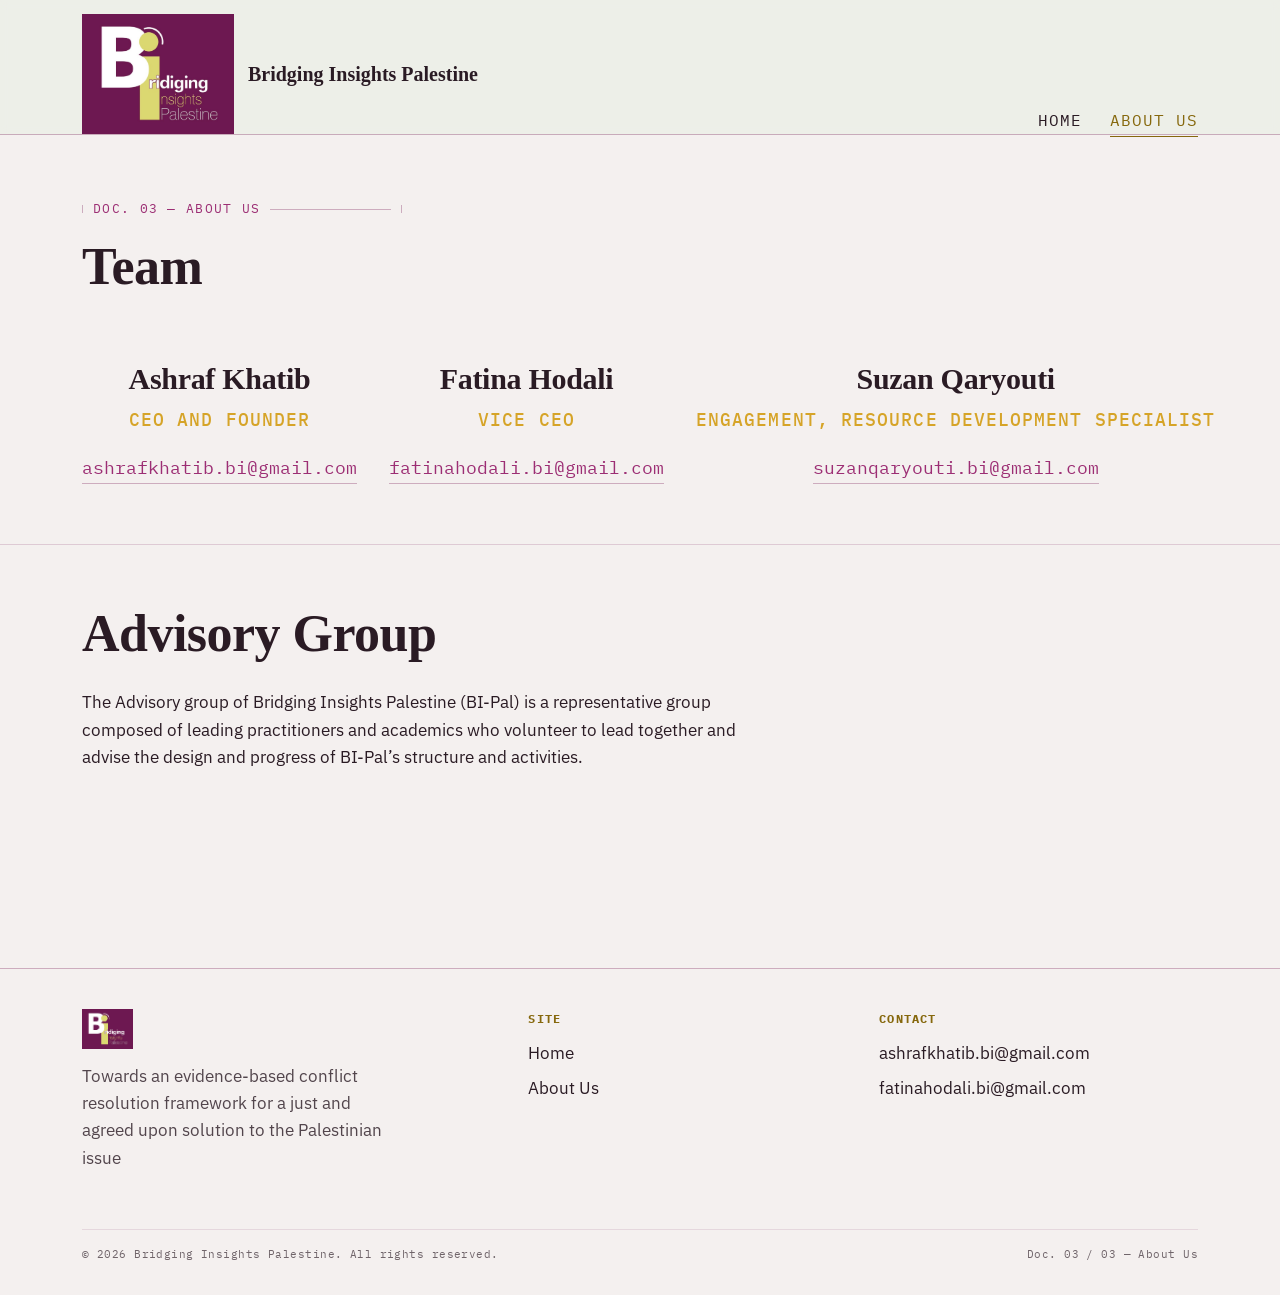
<file: about.html>
<!DOCTYPE html>
<html lang="en">
<head>
<meta charset="UTF-8">
<meta name="viewport" content="width=device-width, initial-scale=1.0">
<title>About Us — Bridging Insights Palestine</title>
<meta name="description" content="Meet the team and advisory group behind Bridging Insights Palestine, an initiative building an evidence-based conflict resolution framework for the Palestinian issue.">
<link rel="icon" type="image/jpeg" href="bridging-insights-logo.jpg">
<link rel="preconnect" href="https://fonts.googleapis.com">
<link href="https://fonts.googleapis.com/css2?family=IBM+Plex+Mono:wght@400;500&family=IBM+Plex+Sans:wght@400;500&family=IBM+Plex+Slab:wght@500;600&display=swap" rel="stylesheet">
<link rel="stylesheet" href="style.css">
</head>
<body>

<header class="site-header">
  <div class="header-inner">
    <a class="brand" href="index.html">
      <img class="brand-logo" src="bridging-insights-logo.jpg" alt="Bridging Insights Palestine">
      <span class="brand-title">Bridging Insights Palestine</span>
    </a>
    <button class="nav-toggle" aria-expanded="false" aria-label="Toggle navigation">Menu</button>
    <nav class="primary-nav" aria-label="Primary">
      <ul>
        <li><a href="index.html">Home</a></li>
        <!-- <li><a href="toolkit.html">The Toolkit</a></li> -->
        <li><a href="about.html" aria-current="page">About Us</a></li>
      </ul>
    </nav>
  </div>
</header>

<main>

  <div class="masthead team-masthead">
    <div class="wrap">
      <div class="dim short kicker">
        <span class="dim-label">Doc. 03 — About Us</span>
        <span class="dim-rule"></span>
      </div>
      <h1>Team</h1>
    </div>
  </div>

  <!-- TEAM -->
  <section>
    <div class="wrap team-grid">
      <div class="team-card">
        <h3>Ashraf Khatib</h3>
        <span class="team-role">CEO and Founder</span>
        <a class="email" href="mailto:ashrafkhatib.bi@gmail.com">ashrafkhatib.bi@gmail.com</a>
      </div>
      <div class="team-card">
        <h3>Fatina Hodali</h3>
        <span class="team-role">Vice CEO</span>
        <a class="email" href="mailto:fatinahodali.bi@gmail.com">fatinahodali.bi@gmail.com</a>
      </div>
      <div class="team-card">
        <h3>Suzan Qaryouti</h3>
        <span class="team-role" style="white-space:nowrap;">Engagement, Resource Development Specialist</span>
        <a class="email" href="mailto:suzanqaryouti.bi@gmail.com">suzanqaryouti.bi@gmail.com</a>
      </div>
    </div>
  </section>

  <!-- ADVISORY PANEL -->
  <section>
    <div class="wrap">
      <h2 class="advisory-title">Advisory Group</h2>
      <p style="max-width:70ch;">The Advisory group of Bridging Insights Palestine (BI-Pal) is a representative group composed of leading practitioners and academics who volunteer to lead together and advise the design and progress of BI-Pal&rsquo;s structure and activities.</p>
    </div>
  </section>

</main>

<footer class="site-footer">
  <div class="wrap">
    <div class="footer-grid">
      <div>
        <img class="footer-logo" src="bridging-insights-logo.jpg" alt="Bridging Insights Palestine">
        <p style="max-width:32ch; opacity:.8;">Towards an evidence-based conflict resolution framework for a just and agreed upon solution to the Palestinian issue</p>
      </div>
      <div>
        <h4>Site</h4>
        <ul>
          <li><a href="index.html">Home</a></li>
          <!-- <li><a href="toolkit.html">The Toolkit</a></li> -->
          <li><a href="about.html">About Us</a></li>
        </ul>
      </div>
      <div>
        <h4>Contact</h4>
        <ul>
          <li><a href="mailto:ashrafkhatib.bi@gmail.com">ashrafkhatib.bi@gmail.com</a></li>
          <li><a href="mailto:fatinahodali.bi@gmail.com">fatinahodali.bi@gmail.com</a></li>
        </ul>
      </div>
    </div>
    <div class="footer-bottom">
      <span>© 2026 Bridging Insights Palestine. All rights reserved.</span>
      <span>Doc. 03 / 03 — About Us</span>
    </div>
  </div>
</footer>

<script src="script.js"></script>
</body>
</html>
</file>
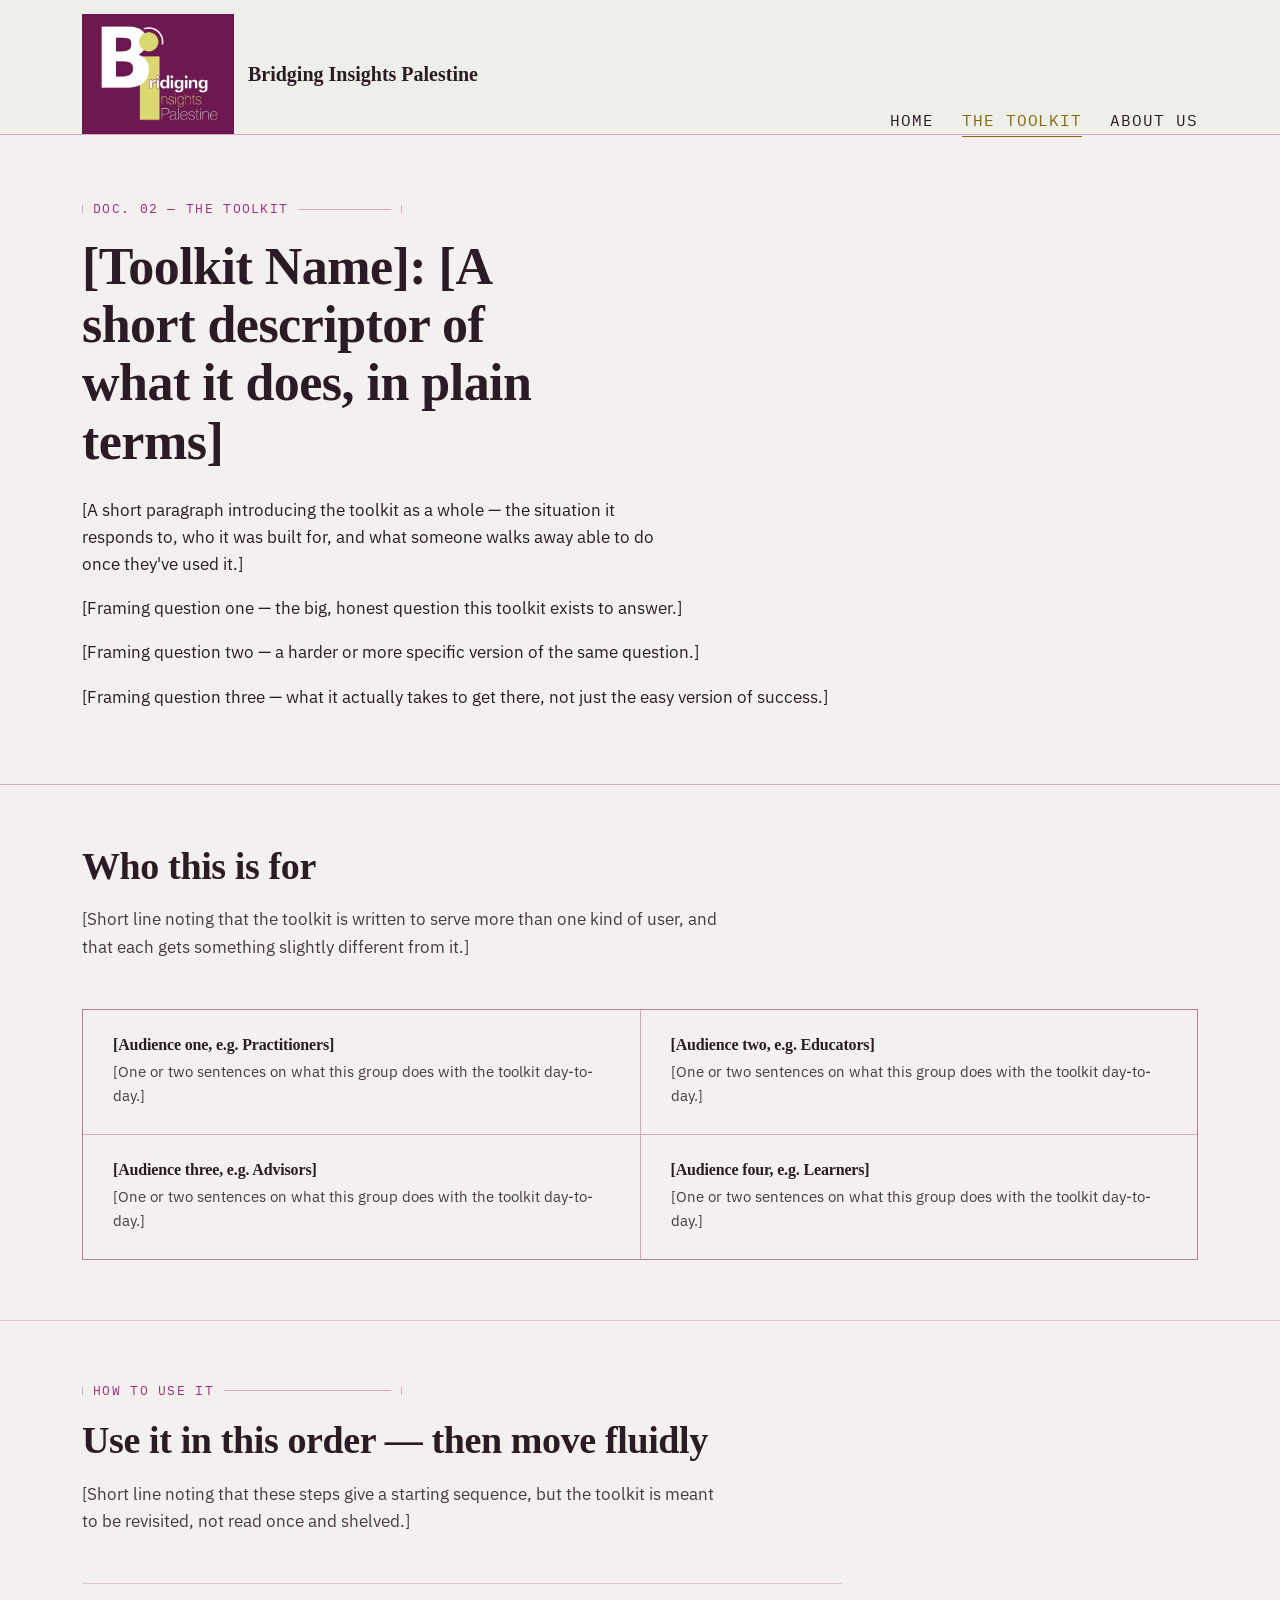
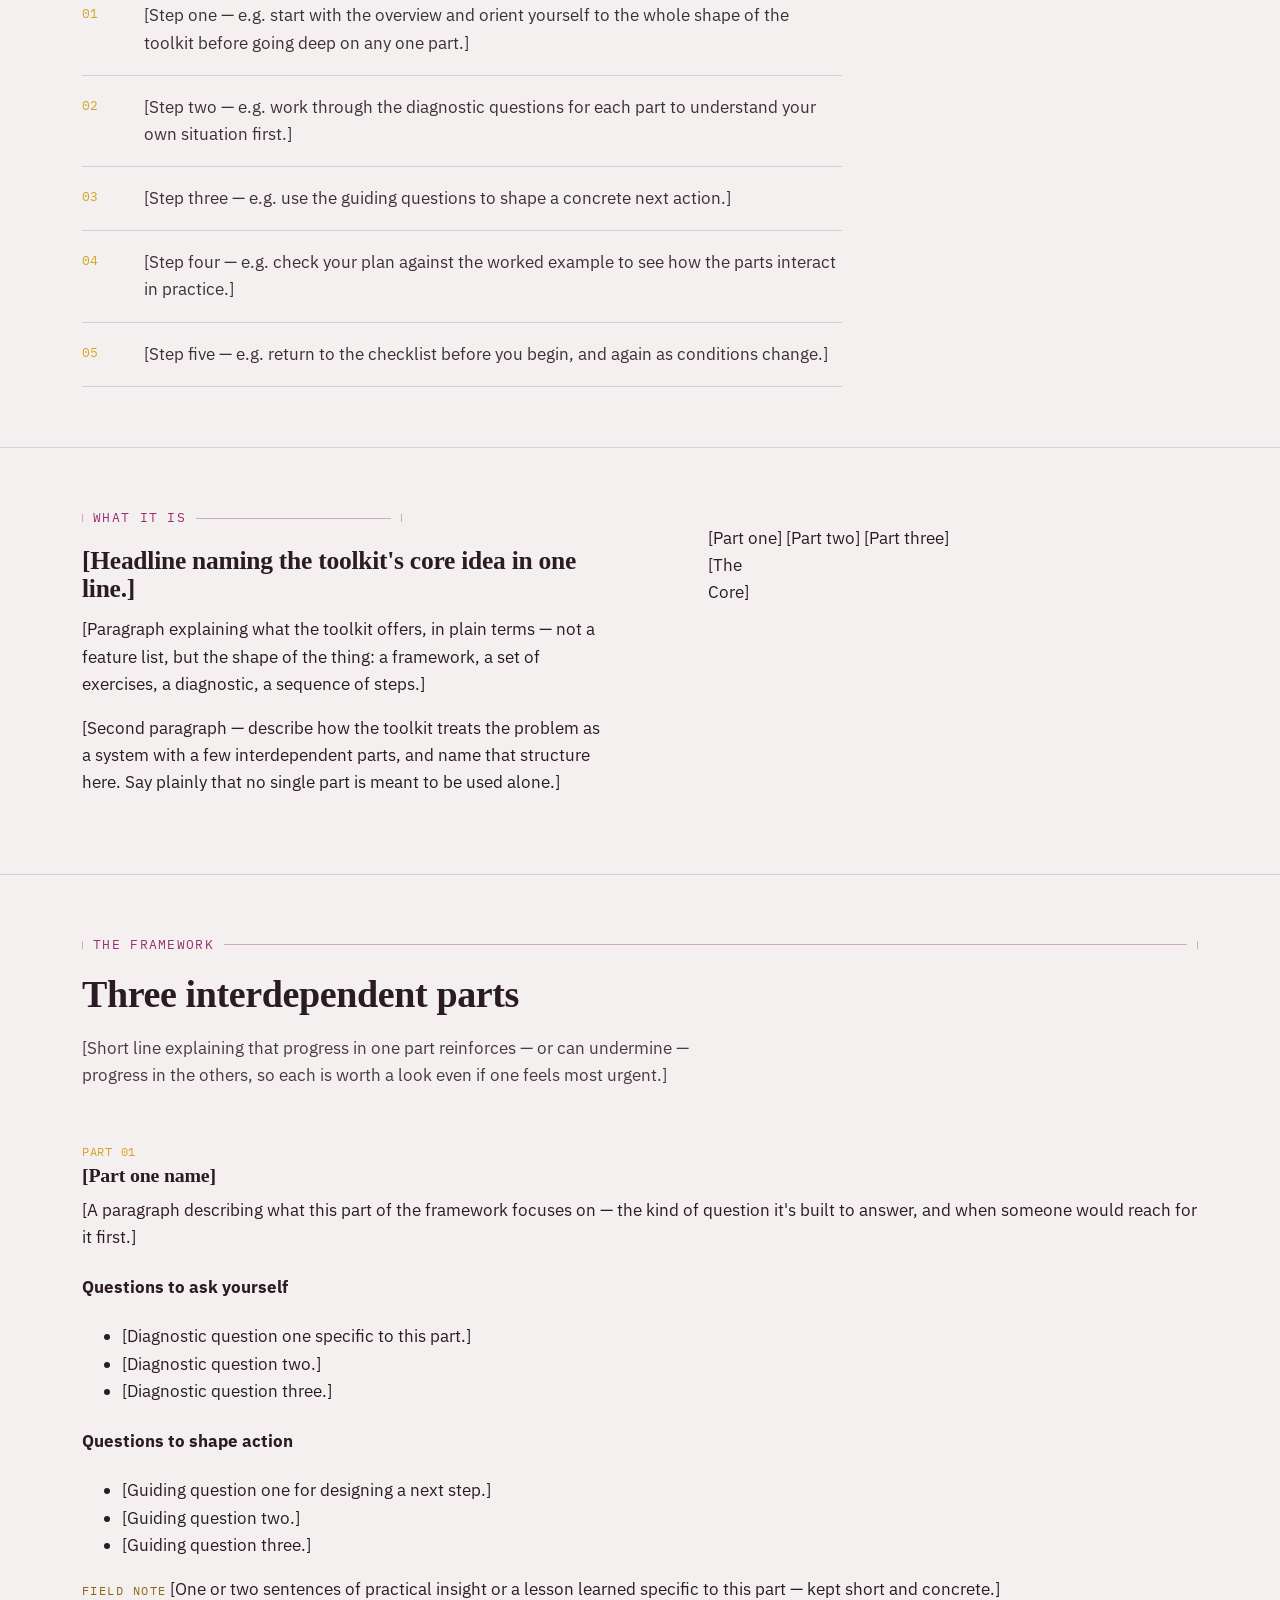
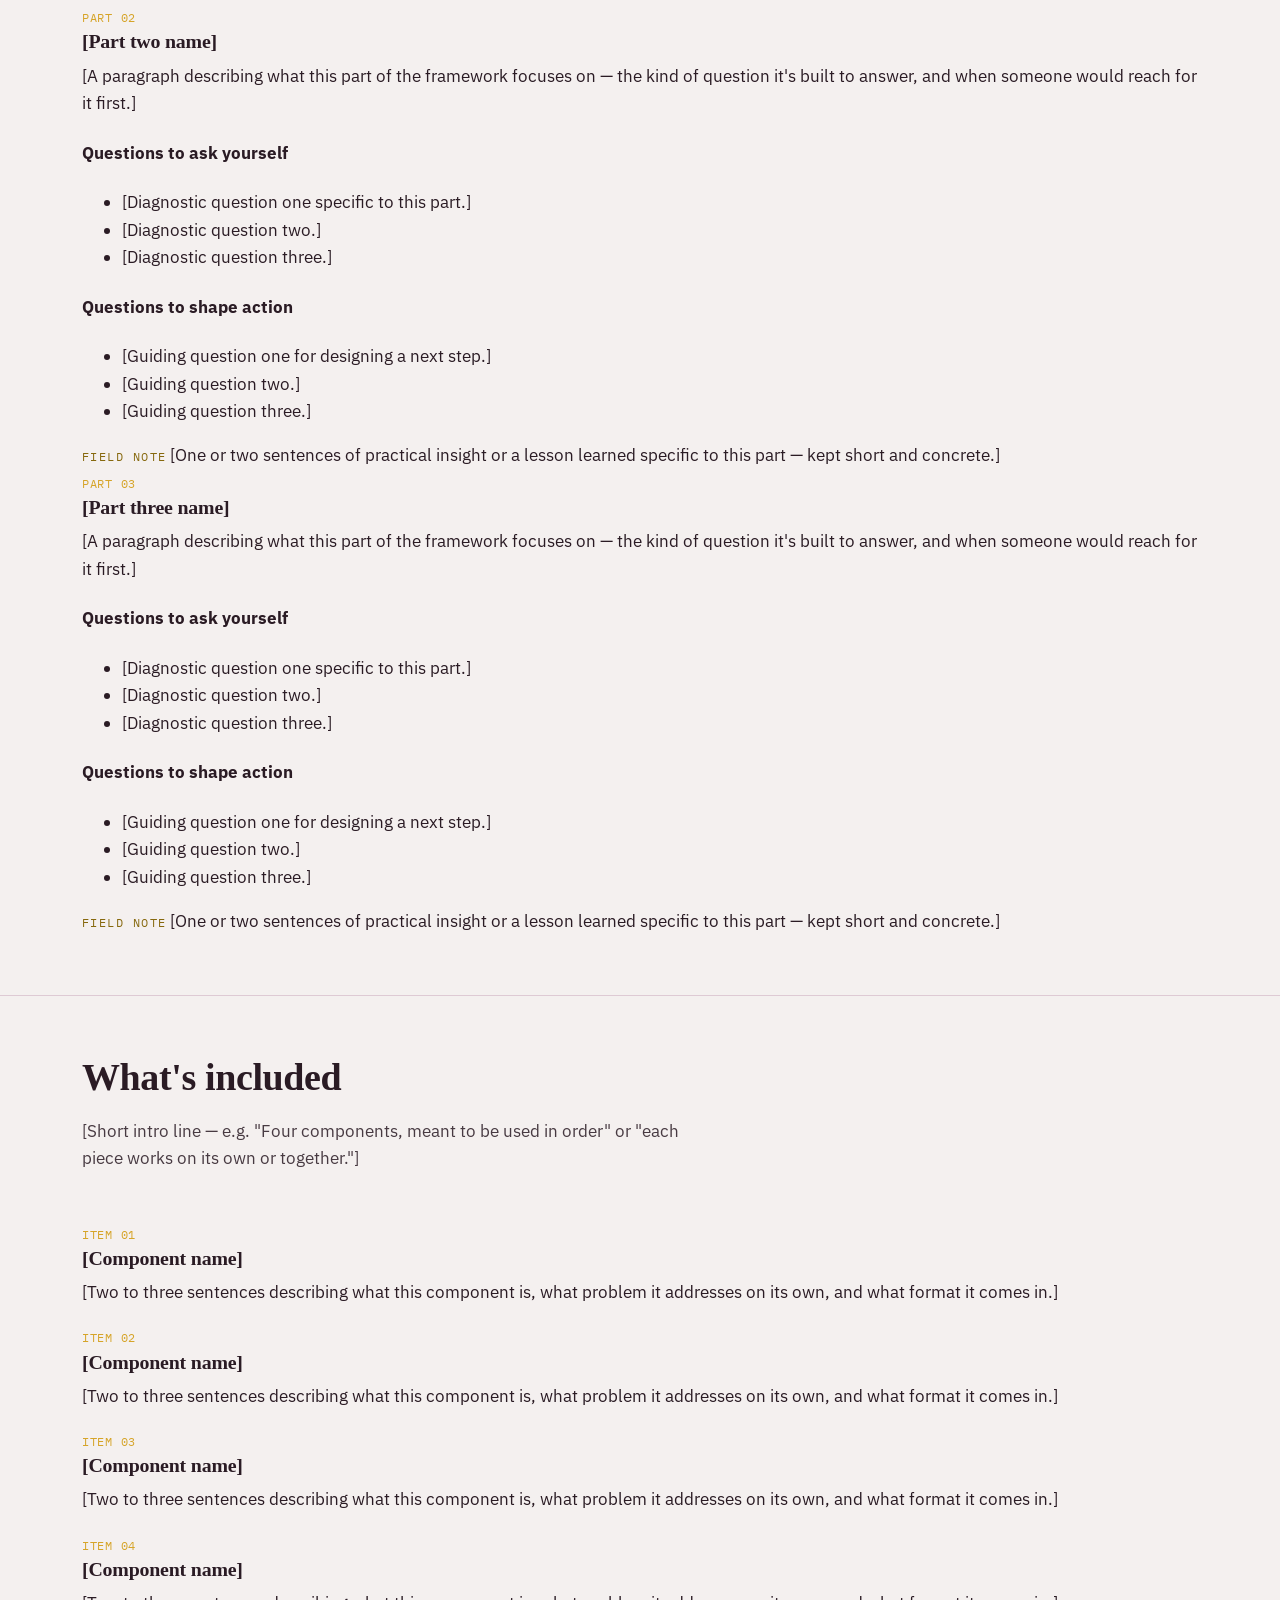
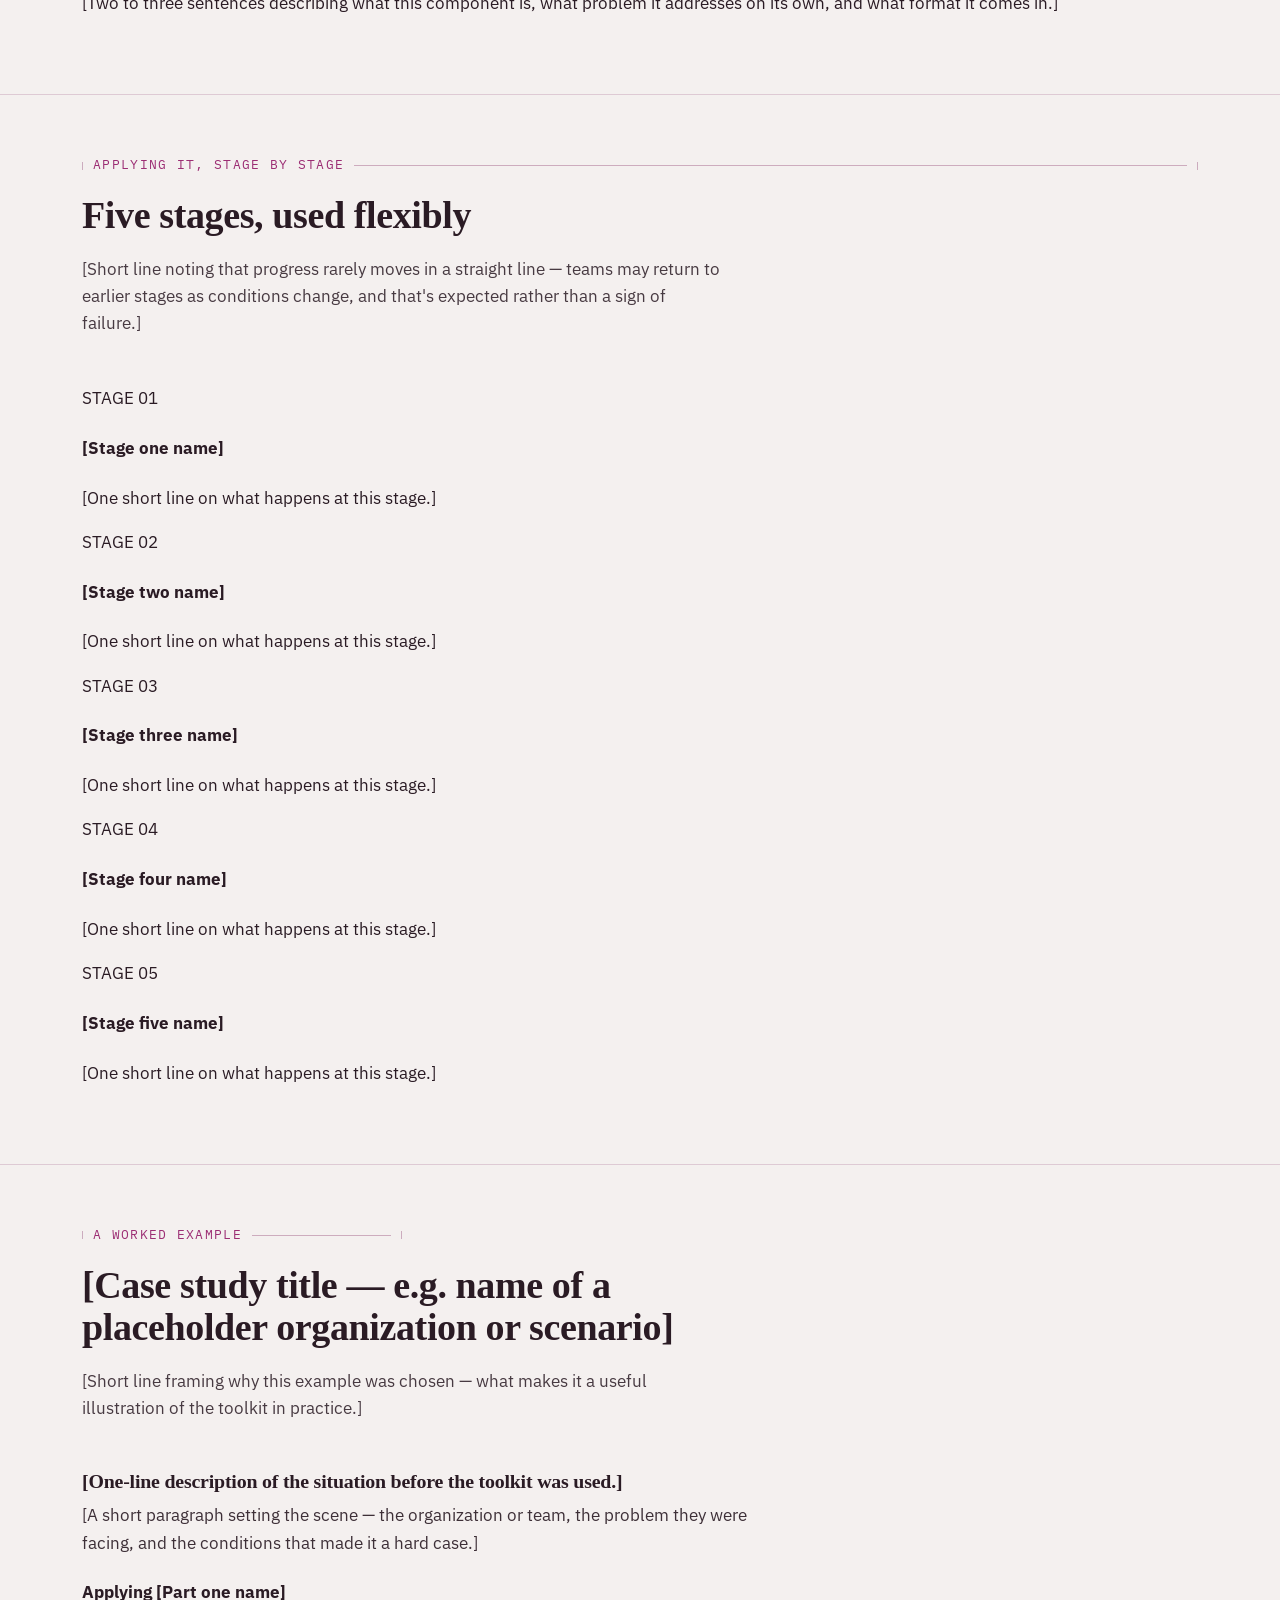
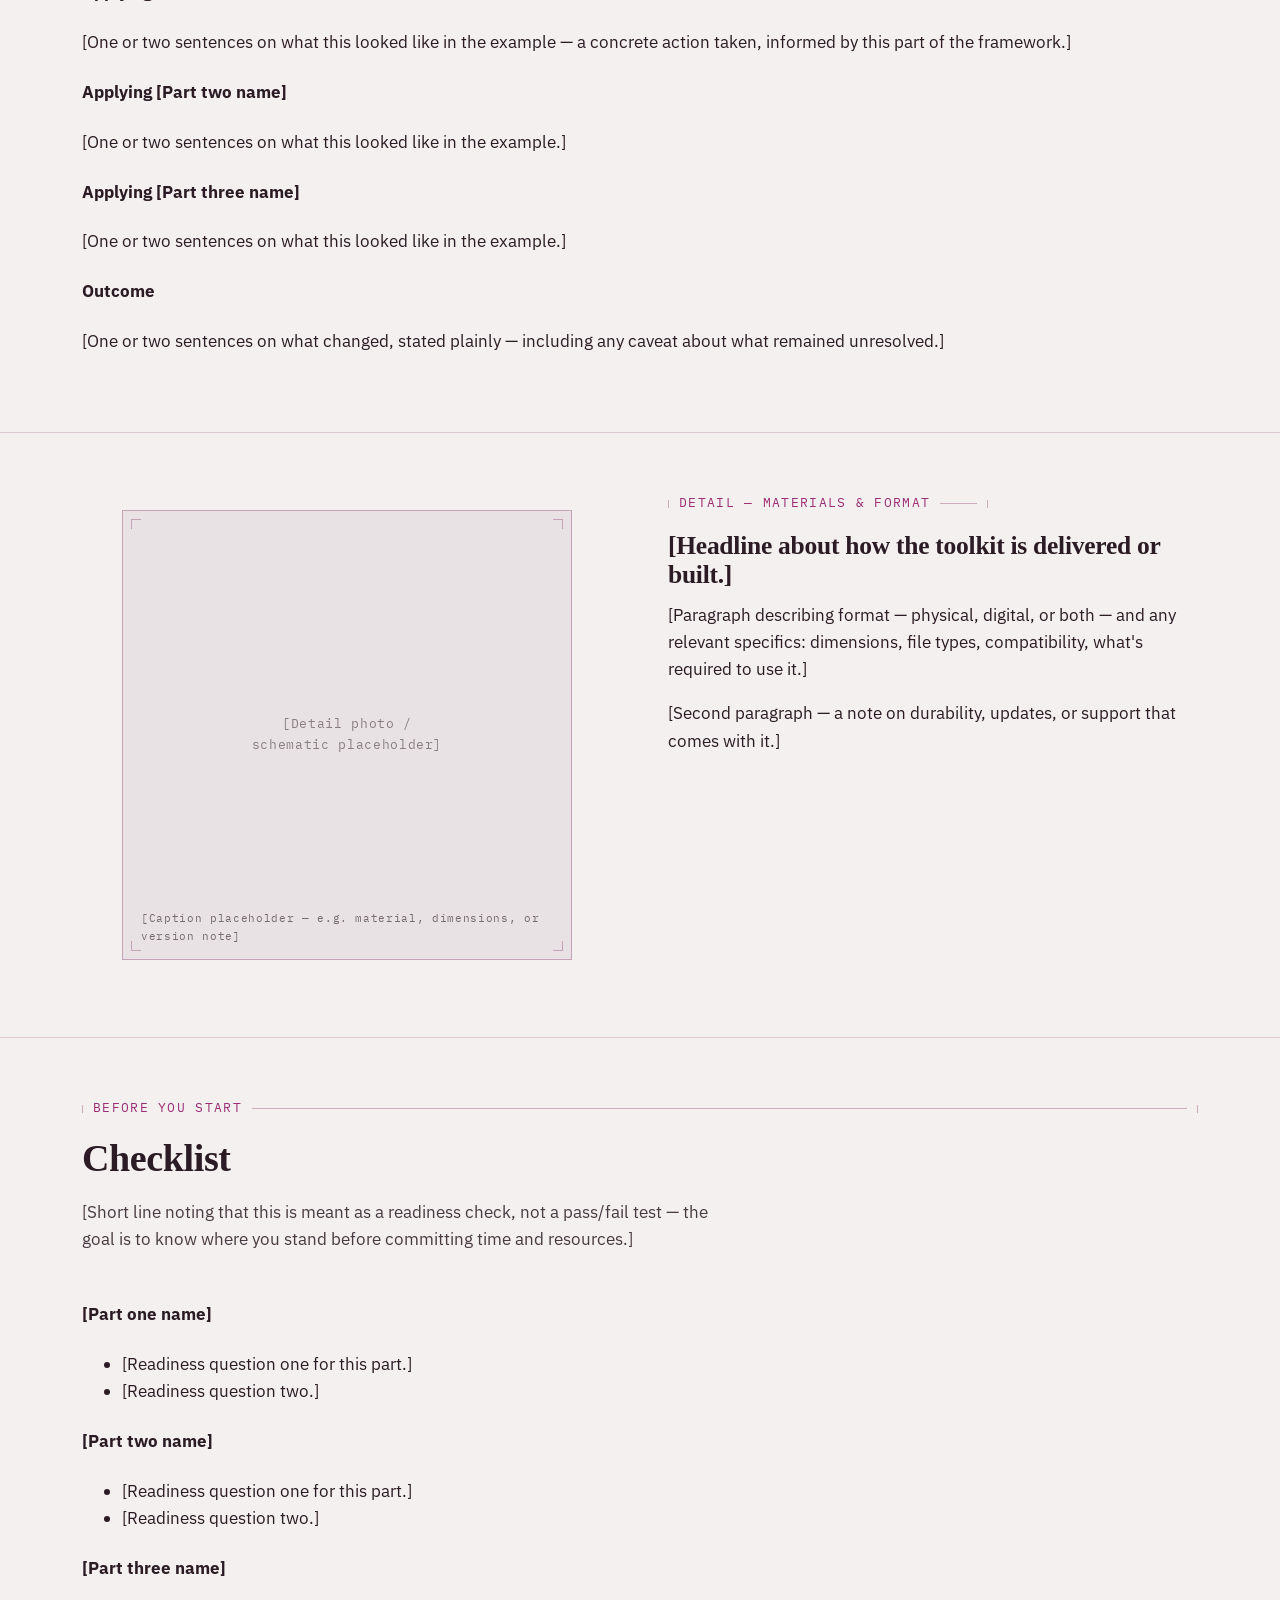
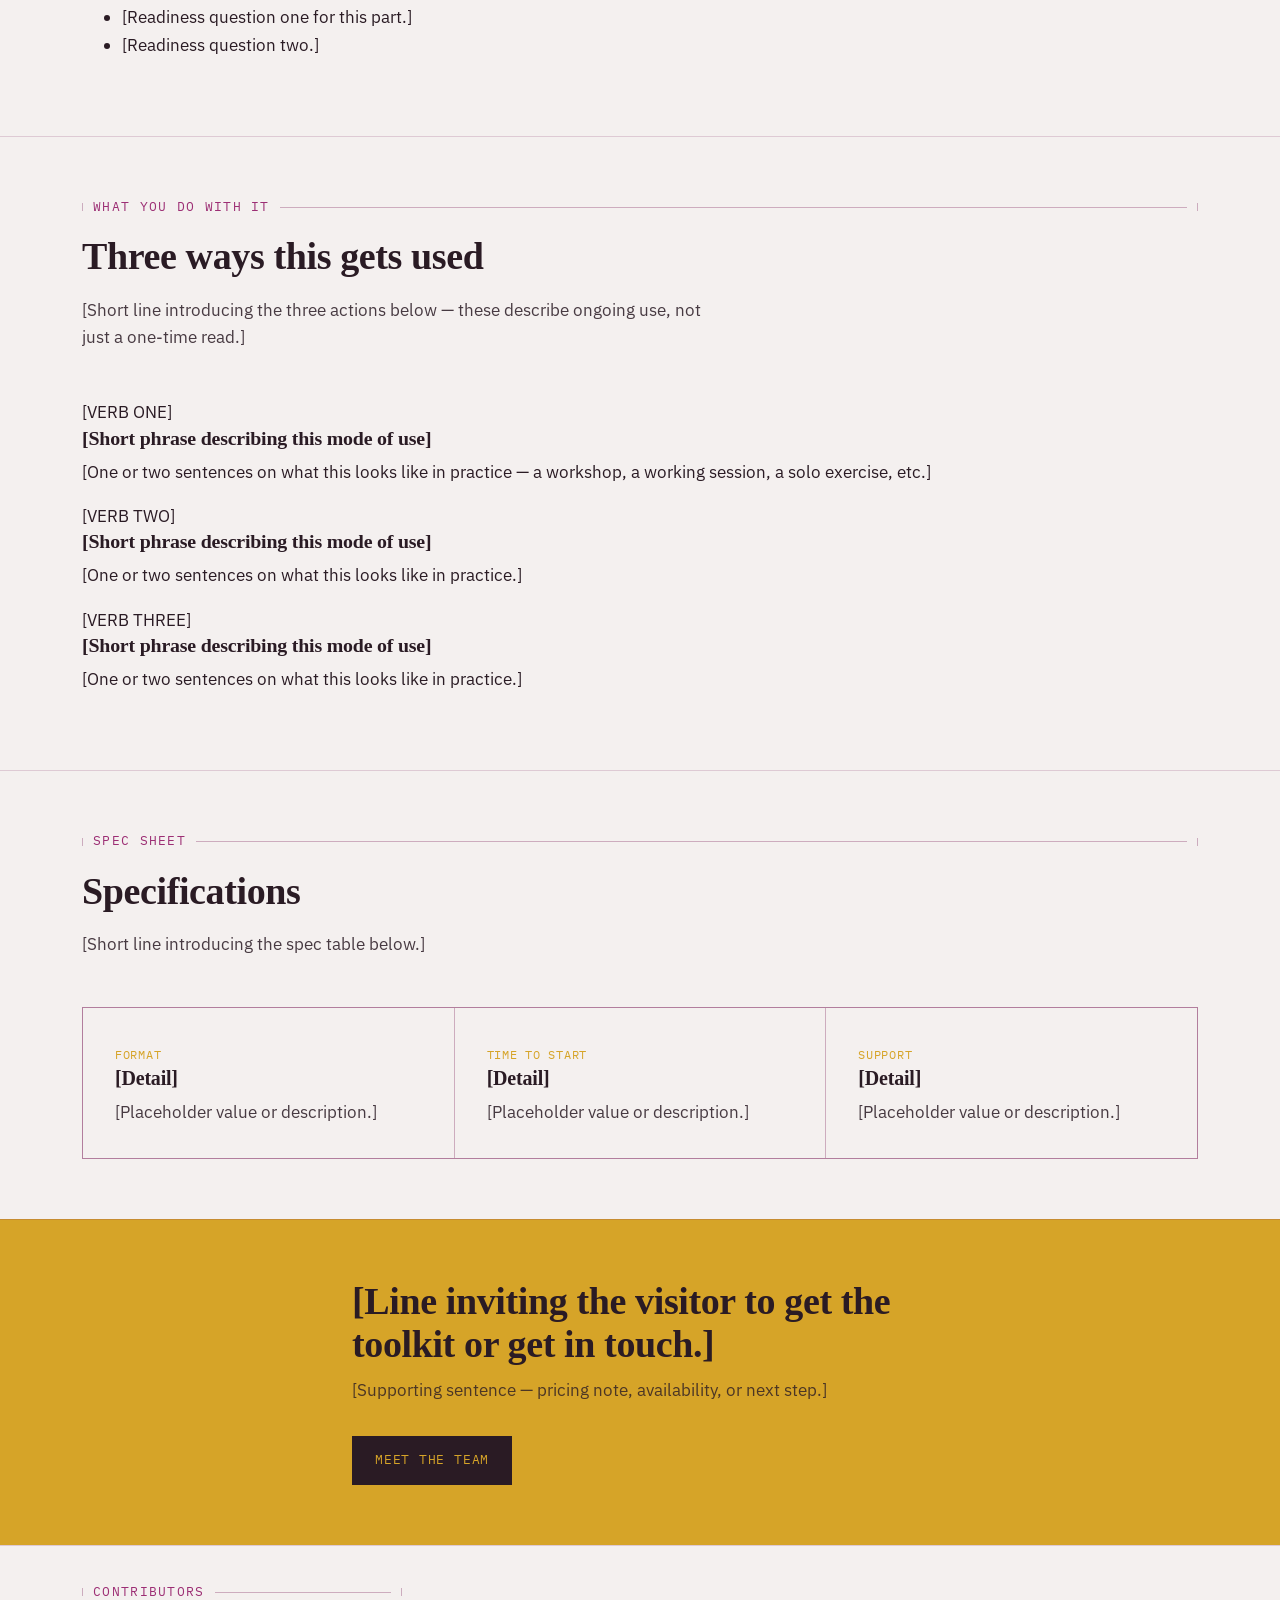
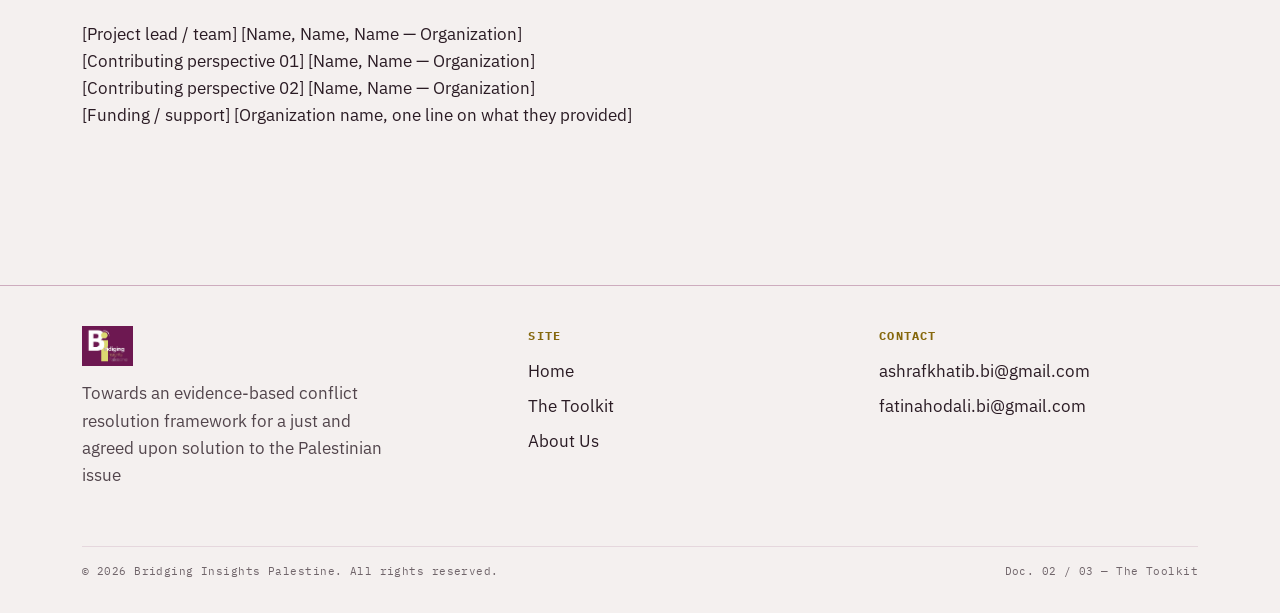
<file: toolkit.html>
<!DOCTYPE html>
<html lang="en">
<head>
<meta charset="UTF-8">
<meta name="viewport" content="width=device-width, initial-scale=1.0">
<title>The Toolkit — Bridging Insights Palestine</title>
<meta name="description" content="The BI-Pal Toolkit: a practical, three-part framework for practitioners, educators, and advisors working toward conflict resolution on the Palestinian issue.">
<link rel="icon" type="image/jpeg" href="bridging-insights-logo.jpg">
<link rel="preconnect" href="https://fonts.googleapis.com">
<link href="https://fonts.googleapis.com/css2?family=IBM+Plex+Mono:wght@400;500&family=IBM+Plex+Sans:wght@400;500&family=IBM+Plex+Slab:wght@500;600&display=swap" rel="stylesheet">
<link rel="stylesheet" href="style.css">
</head>
<body>

<header class="site-header">
  <div class="header-inner">
    <a class="brand" href="index.html">
      <img class="brand-logo" src="bridging-insights-logo.jpg" alt="Bridging Insights Palestine">
      <span class="brand-title">Bridging Insights Palestine</span>
    </a>
    <button class="nav-toggle" aria-expanded="false" aria-label="Toggle navigation">Menu</button>
    <nav class="primary-nav" aria-label="Primary">
      <ul>
        <li><a href="index.html">Home</a></li>
        <li><a href="toolkit.html" aria-current="page">The Toolkit</a></li>
        <li><a href="about.html">About Us</a></li>
      </ul>
    </nav>
  </div>
</header>

<main>

  <!-- MASTHEAD + FRAMING QUESTIONS -->
  <div class="masthead">
    <div class="wrap">
      <div class="dim short kicker">
        <span class="dim-label">Doc. 02 — The Toolkit</span>
        <span class="dim-rule"></span>
      </div>
      <h1>[Toolkit Name]: [A short descriptor of what it does, in plain terms]</h1>
      <p class="lede">[A short paragraph introducing the toolkit as a whole — the situation it responds to, who it was built for, and what someone walks away able to do once they've used it.]</p>

      <div class="framing-questions">
        <p>[Framing question one — the big, honest question this toolkit exists to answer.]</p>
        <p>[Framing question two — a harder or more specific version of the same question.]</p>
        <p>[Framing question three — what it actually takes to get there, not just the easy version of success.]</p>
      </div>
    </div>
  </div>

  <!-- WHO IT'S FOR -->
  <section>
    <div class="wrap">
      <div class="section-head">
        <h2>Who this is for</h2>
        <p>[Short line noting that the toolkit is written to serve more than one kind of user, and that each gets something slightly different from it.]</p>
      </div>
      <div class="audience-list">
        <div>
          <h3>[Audience one, e.g. Practitioners]</h3>
          <p>[One or two sentences on what this group does with the toolkit day-to-day.]</p>
        </div>
        <div>
          <h3>[Audience two, e.g. Educators]</h3>
          <p>[One or two sentences on what this group does with the toolkit day-to-day.]</p>
        </div>
        <div>
          <h3>[Audience three, e.g. Advisors]</h3>
          <p>[One or two sentences on what this group does with the toolkit day-to-day.]</p>
        </div>
        <div>
          <h3>[Audience four, e.g. Learners]</h3>
          <p>[One or two sentences on what this group does with the toolkit day-to-day.]</p>
        </div>
      </div>
    </div>
  </section>

  <!-- HOW TO USE IT -->
  <section>
    <div class="wrap">
      <div class="dim short">
        <span class="dim-label">How to use it</span>
        <span class="dim-rule"></span>
      </div>
      <div class="section-head">
        <h2>Use it in this order — then move fluidly</h2>
        <p>[Short line noting that these steps give a starting sequence, but the toolkit is meant to be revisited, not read once and shelved.]</p>
      </div>
      <div class="steps-list">
        <div class="step-item">
          <span class="step-num">01</span>
          <p>[Step one — e.g. start with the overview and orient yourself to the whole shape of the toolkit before going deep on any one part.]</p>
        </div>
        <div class="step-item">
          <span class="step-num">02</span>
          <p>[Step two — e.g. work through the diagnostic questions for each part to understand your own situation first.]</p>
        </div>
        <div class="step-item">
          <span class="step-num">03</span>
          <p>[Step three — e.g. use the guiding questions to shape a concrete next action.]</p>
        </div>
        <div class="step-item">
          <span class="step-num">04</span>
          <p>[Step four — e.g. check your plan against the worked example to see how the parts interact in practice.]</p>
        </div>
        <div class="step-item">
          <span class="step-num">05</span>
          <p>[Step five — e.g. return to the checklist before you begin, and again as conditions change.]</p>
        </div>
      </div>
    </div>
  </section>

  <!-- WHAT IT IS -->
  <section>
    <div class="wrap two-col">
      <div>
        <div class="dim short">
          <span class="dim-label">What it is</span>
          <span class="dim-rule"></span>
        </div>
        <h2>[Headline naming the toolkit's core idea in one line.]</h2>
        <p>[Paragraph explaining what the toolkit offers, in plain terms — not a feature list, but the shape of the thing: a framework, a set of exercises, a diagnostic, a sequence of steps.]</p>
        <p>[Second paragraph — describe how the toolkit treats the problem as a system with a few interdependent parts, and name that structure here. Say plainly that no single part is meant to be used alone.]</p>
      </div>
      <figure class="hub-diagram">
        <span class="spoke s1"></span>
        <span class="spoke s2"></span>
        <span class="spoke s3"></span>
        <span class="node n1">[Part one]</span>
        <span class="node n2">[Part two]</span>
        <span class="node n3">[Part three]</span>
        <div class="hub-center">[The<br>Core]</div>
      </figure>
    </div>
  </section>

  <!-- THE FRAMEWORK, PART BY PART -->
  <section>
    <div class="wrap">
      <div class="dim">
        <span class="dim-label">The framework</span>
        <span class="dim-rule"></span>
      </div>
      <div class="section-head">
        <h2>Three interdependent parts</h2>
        <p>[Short line explaining that progress in one part reinforces — or can undermine — progress in the others, so each is worth a look even if one feels most urgent.]</p>
      </div>

      <div class="domain-block">
        <div class="domain-head">
          <span class="spec-number">PART&nbsp;01</span>
          <h3>[Part one name]</h3>
        </div>
        <p class="domain-intro">[A paragraph describing what this part of the framework focuses on — the kind of question it's built to answer, and when someone would reach for it first.]</p>
        <div class="domain-questions">
          <div>
            <h4>Questions to ask yourself</h4>
            <ul>
              <li>[Diagnostic question one specific to this part.]</li>
              <li>[Diagnostic question two.]</li>
              <li>[Diagnostic question three.]</li>
            </ul>
          </div>
          <div>
            <h4>Questions to shape action</h4>
            <ul>
              <li>[Guiding question one for designing a next step.]</li>
              <li>[Guiding question two.]</li>
              <li>[Guiding question three.]</li>
            </ul>
          </div>
        </div>
        <div class="field-note">
          <span class="label">Field note</span>
          [One or two sentences of practical insight or a lesson learned specific to this part — kept short and concrete.]
        </div>
      </div>

      <div class="domain-block">
        <div class="domain-head">
          <span class="spec-number">PART&nbsp;02</span>
          <h3>[Part two name]</h3>
        </div>
        <p class="domain-intro">[A paragraph describing what this part of the framework focuses on — the kind of question it's built to answer, and when someone would reach for it first.]</p>
        <div class="domain-questions">
          <div>
            <h4>Questions to ask yourself</h4>
            <ul>
              <li>[Diagnostic question one specific to this part.]</li>
              <li>[Diagnostic question two.]</li>
              <li>[Diagnostic question three.]</li>
            </ul>
          </div>
          <div>
            <h4>Questions to shape action</h4>
            <ul>
              <li>[Guiding question one for designing a next step.]</li>
              <li>[Guiding question two.]</li>
              <li>[Guiding question three.]</li>
            </ul>
          </div>
        </div>
        <div class="field-note">
          <span class="label">Field note</span>
          [One or two sentences of practical insight or a lesson learned specific to this part — kept short and concrete.]
        </div>
      </div>

      <div class="domain-block">
        <div class="domain-head">
          <span class="spec-number">PART&nbsp;03</span>
          <h3>[Part three name]</h3>
        </div>
        <p class="domain-intro">[A paragraph describing what this part of the framework focuses on — the kind of question it's built to answer, and when someone would reach for it first.]</p>
        <div class="domain-questions">
          <div>
            <h4>Questions to ask yourself</h4>
            <ul>
              <li>[Diagnostic question one specific to this part.]</li>
              <li>[Diagnostic question two.]</li>
              <li>[Diagnostic question three.]</li>
            </ul>
          </div>
          <div>
            <h4>Questions to shape action</h4>
            <ul>
              <li>[Guiding question one for designing a next step.]</li>
              <li>[Guiding question two.]</li>
              <li>[Guiding question three.]</li>
            </ul>
          </div>
        </div>
        <div class="field-note">
          <span class="label">Field note</span>
          [One or two sentences of practical insight or a lesson learned specific to this part — kept short and concrete.]
        </div>
      </div>
    </div>
  </section>

  <!-- WHAT'S INCLUDED -->
  <section>
    <div class="wrap">
      <div class="section-head">
        <h2>What's included</h2>
        <p>[Short intro line — e.g. "Four components, meant to be used in order" or "each piece works on its own or together."]</p>
      </div>

      <div class="spec-list">
        <div class="spec-row">
          <span class="spec-number">ITEM&nbsp;01</span>
          <h3>[Component name]</h3>
          <p>[Two to three sentences describing what this component is, what problem it addresses on its own, and what format it comes in.]</p>
        </div>
        <div class="spec-row">
          <span class="spec-number">ITEM&nbsp;02</span>
          <h3>[Component name]</h3>
          <p>[Two to three sentences describing what this component is, what problem it addresses on its own, and what format it comes in.]</p>
        </div>
        <div class="spec-row">
          <span class="spec-number">ITEM&nbsp;03</span>
          <h3>[Component name]</h3>
          <p>[Two to three sentences describing what this component is, what problem it addresses on its own, and what format it comes in.]</p>
        </div>
        <div class="spec-row">
          <span class="spec-number">ITEM&nbsp;04</span>
          <h3>[Component name]</h3>
          <p>[Two to three sentences describing what this component is, what problem it addresses on its own, and what format it comes in.]</p>
        </div>
      </div>
    </div>
  </section>

  <!-- STAGES OF APPLICATION -->
  <section>
    <div class="wrap">
      <div class="dim">
        <span class="dim-label">Applying it, stage by stage</span>
        <span class="dim-rule"></span>
      </div>
      <div class="section-head">
        <h2>Five stages, used flexibly</h2>
        <p>[Short line noting that progress rarely moves in a straight line — teams may return to earlier stages as conditions change, and that's expected rather than a sign of failure.]</p>
      </div>
      <div class="stage-timeline">
        <div>
          <span class="stage-num">STAGE 01</span>
          <h4>[Stage one name]</h4>
          <p>[One short line on what happens at this stage.]</p>
        </div>
        <div>
          <span class="stage-num">STAGE 02</span>
          <h4>[Stage two name]</h4>
          <p>[One short line on what happens at this stage.]</p>
        </div>
        <div>
          <span class="stage-num">STAGE 03</span>
          <h4>[Stage three name]</h4>
          <p>[One short line on what happens at this stage.]</p>
        </div>
        <div>
          <span class="stage-num">STAGE 04</span>
          <h4>[Stage four name]</h4>
          <p>[One short line on what happens at this stage.]</p>
        </div>
        <div>
          <span class="stage-num">STAGE 05</span>
          <h4>[Stage five name]</h4>
          <p>[One short line on what happens at this stage.]</p>
        </div>
      </div>
    </div>
  </section>

  <!-- CASE STUDY -->
  <section>
    <div class="wrap">
      <div class="dim short">
        <span class="dim-label">A worked example</span>
        <span class="dim-rule"></span>
      </div>
      <div class="section-head">
        <h2>[Case study title — e.g. name of a placeholder organization or scenario]</h2>
        <p>[Short line framing why this example was chosen — what makes it a useful illustration of the toolkit in practice.]</p>
      </div>

      <div class="case-study">
        <h3>[One-line description of the situation before the toolkit was used.]</h3>
        <p style="opacity:.9; max-width:70ch;">[A short paragraph setting the scene — the organization or team, the problem they were facing, and the conditions that made it a hard case.]</p>

        <div class="case-domain">
          <h4>Applying [Part one name]</h4>
          <p>[One or two sentences on what this looked like in the example — a concrete action taken, informed by this part of the framework.]</p>
        </div>
        <div class="case-domain">
          <h4>Applying [Part two name]</h4>
          <p>[One or two sentences on what this looked like in the example.]</p>
        </div>
        <div class="case-domain">
          <h4>Applying [Part three name]</h4>
          <p>[One or two sentences on what this looked like in the example.]</p>
        </div>
        <div class="case-domain">
          <h4>Outcome</h4>
          <p>[One or two sentences on what changed, stated plainly — including any caveat about what remained unresolved.]</p>
        </div>
      </div>
    </div>
  </section>

  <!-- DETAIL / FORMAT -->
  <section>
    <div class="wrap two-col">
      <figure class="hero-figure" style="aspect-ratio:1/1;">
        <span class="corner tl"></span><span class="corner tr"></span>
        <span class="corner bl"></span><span class="corner br"></span>
        <span class="placeholder-art">[Detail photo /<br>schematic placeholder]</span>
        <figcaption>[Caption placeholder — e.g. material, dimensions, or version note]</figcaption>
      </figure>
      <div>
        <div class="dim short">
          <span class="dim-label">Detail — Materials &amp; format</span>
          <span class="dim-rule"></span>
        </div>
        <h2>[Headline about how the toolkit is delivered or built.]</h2>
        <p>[Paragraph describing format — physical, digital, or both — and any relevant specifics: dimensions, file types, compatibility, what's required to use it.]</p>
        <p>[Second paragraph — a note on durability, updates, or support that comes with it.]</p>
      </div>
    </div>
  </section>

  <!-- CHECKLIST -->
  <section>
    <div class="wrap">
      <div class="dim">
        <span class="dim-label">Before you start</span>
        <span class="dim-rule"></span>
      </div>
      <div class="section-head">
        <h2>Checklist</h2>
        <p>[Short line noting that this is meant as a readiness check, not a pass/fail test — the goal is to know where you stand before committing time and resources.]</p>
      </div>

      <div class="checklist-group">
        <h4>[Part one name]</h4>
        <ul class="checklist">
          <li>[Readiness question one for this part.]</li>
          <li>[Readiness question two.]</li>
        </ul>
      </div>
      <div class="checklist-group">
        <h4>[Part two name]</h4>
        <ul class="checklist">
          <li>[Readiness question one for this part.]</li>
          <li>[Readiness question two.]</li>
        </ul>
      </div>
      <div class="checklist-group">
        <h4>[Part three name]</h4>
        <ul class="checklist">
          <li>[Readiness question one for this part.]</li>
          <li>[Readiness question two.]</li>
        </ul>
      </div>
    </div>
  </section>

  <!-- WHAT YOU DO WITH IT -->
  <section>
    <div class="wrap">
      <div class="dim">
        <span class="dim-label">What you do with it</span>
        <span class="dim-rule"></span>
      </div>
      <div class="section-head">
        <h2>Three ways this gets used</h2>
        <p>[Short line introducing the three actions below — these describe ongoing use, not just a one-time read.]</p>
      </div>

      <div class="action-grid">
        <div>
          <span class="action-verb">[VERB ONE]</span>
          <h3>[Short phrase describing this mode of use]</h3>
          <p>[One or two sentences on what this looks like in practice — a workshop, a working session, a solo exercise, etc.]</p>
        </div>
        <div>
          <span class="action-verb">[VERB TWO]</span>
          <h3>[Short phrase describing this mode of use]</h3>
          <p>[One or two sentences on what this looks like in practice.]</p>
        </div>
        <div>
          <span class="action-verb">[VERB THREE]</span>
          <h3>[Short phrase describing this mode of use]</h3>
          <p>[One or two sentences on what this looks like in practice.]</p>
        </div>
      </div>
    </div>
  </section>

  <!-- SPEC SHEET -->
  <section>
    <div class="wrap">
      <div class="dim">
        <span class="dim-label">Spec sheet</span>
        <span class="dim-rule"></span>
      </div>
      <div class="section-head">
        <h2>Specifications</h2>
        <p>[Short line introducing the spec table below.]</p>
      </div>

      <div class="grid-3">
        <div class="card">
          <span class="spec-number">FORMAT</span>
          <h3>[Detail]</h3>
          <p>[Placeholder value or description.]</p>
        </div>
        <div class="card">
          <span class="spec-number">TIME TO START</span>
          <h3>[Detail]</h3>
          <p>[Placeholder value or description.]</p>
        </div>
        <div class="card">
          <span class="spec-number">SUPPORT</span>
          <h3>[Detail]</h3>
          <p>[Placeholder value or description.]</p>
        </div>
      </div>
    </div>
  </section>

  <!-- CTA -->
  <section class="cta-band">
    <div class="wrap section-head" style="margin-bottom:0; display:flex; align-items:center; justify-content:space-between; gap:32px; flex-wrap:wrap;">
      <div>
        <h2 style="margin-bottom:.3em;">[Line inviting the visitor to get the toolkit or get in touch.]</h2>
        <p style="margin-bottom:0;">[Supporting sentence — pricing note, availability, or next step.]</p>
      </div>
      <a class="btn primary" href="about.html">Meet the team</a>
    </div>
  </section>

  <!-- CONTRIBUTORS -->
  <section class="tight">
    <div class="wrap">
      <div class="dim short">
        <span class="dim-label">Contributors</span>
        <span class="dim-rule"></span>
      </div>
      <div class="contributors">
        <div class="contrib-group">
          <span class="contrib-role">[Project lead / team]</span>
          <span class="contrib-names">[Name, Name, Name — Organization]</span>
        </div>
        <div class="contrib-group">
          <span class="contrib-role">[Contributing perspective 01]</span>
          <span class="contrib-names">[Name, Name — Organization]</span>
        </div>
        <div class="contrib-group">
          <span class="contrib-role">[Contributing perspective 02]</span>
          <span class="contrib-names">[Name, Name — Organization]</span>
        </div>
        <div class="contrib-group">
          <span class="contrib-role">[Funding / support]</span>
          <span class="contrib-names">[Organization name, one line on what they provided]</span>
        </div>
      </div>
    </div>
  </section>

</main>

<footer class="site-footer">
  <div class="wrap">
    <div class="footer-grid">
      <div>
        <img class="footer-logo" src="bridging-insights-logo.jpg" alt="Bridging Insights Palestine">
        <p style="max-width:32ch; opacity:.8;">Towards an evidence-based conflict resolution framework for a just and agreed upon solution to the Palestinian issue</p>
      </div>
      <div>
        <h4>Site</h4>
        <ul>
          <li><a href="index.html">Home</a></li>
          <li><a href="toolkit.html">The Toolkit</a></li>
          <li><a href="about.html">About Us</a></li>
        </ul>
      </div>
      <div>
        <h4>Contact</h4>
        <ul>
          <li><a href="mailto:ashrafkhatib.bi@gmail.com">ashrafkhatib.bi@gmail.com</a></li>
          <li><a href="mailto:fatinahodali.bi@gmail.com">fatinahodali.bi@gmail.com</a></li>
        </ul>
      </div>
    </div>
    <div class="footer-bottom">
      <span>© 2026 Bridging Insights Palestine. All rights reserved.</span>
      <span>Doc. 02 / 03 — The Toolkit</span>
    </div>
  </div>
</footer>

<script src="script.js"></script>
</body>
</html>
</file>
<file: style.css>
/* ==========================================================================
   DRAFTSMAN'S BENCH — design tokens
   ========================================================================== */

:root{
  --paper:     #F4F0EF;
  --paper-2:   #E9E2E4;
  --ink:       #2A1B24;
  --blueprint: #7A1E58;
  --blueprint-2:#9C2E74;
  --brass:     #D6A428;
  --brass-2:   #F0C455;
  --brass-ink: #86680D;
  --line:      rgba(122,30,88,0.18);
  --line-strong: rgba(122,30,88,0.32);

  --display: "IBM Plex Slab", Georgia, serif;
  --heading: "Space Grotesk", "IBM Plex Slab", Georgia, serif;
  --body:    "IBM Plex Sans", -apple-system, sans-serif;
  --mono:    "IBM Plex Mono", "SFMono-Regular", monospace;

  --max: 1180px;
}

*{ box-sizing:border-box; }
html{ scroll-behavior:smooth; overflow-x:hidden; }

@media (prefers-reduced-motion: reduce){
  html{ scroll-behavior:auto; }
  *{ animation:none !important; transition:none !important; }
}

body{
  margin:0;
  background:
    linear-gradient(var(--paper), var(--paper)) ,
    repeating-linear-gradient(0deg, transparent, transparent 39px, var(--line) 39px, var(--line) 40px),
    repeating-linear-gradient(90deg, transparent, transparent 39px, var(--line) 39px, var(--line) 40px);
  background-blend-mode: normal;
  color: var(--ink);
  font-family: var(--body);
  font-size: 17px;
  line-height: 1.6;
  -webkit-font-smoothing: antialiased;
}

img{ max-width:100%; display:block; }

a{ color: inherit; }

h1,h2,h3{
  font-family: var(--heading);
  font-weight: 600;
  line-height: 1.12;
  margin: 0 0 .5em 0;
  letter-spacing: -0.01em;
}

p{ margin: 0 0 1em 0; }

.wrap{
  max-width: var(--max);
  margin: 0 auto;
  padding: 0 32px;
}

/* Focus visibility */
a:focus-visible, button:focus-visible, input:focus-visible, textarea:focus-visible{
  outline: 2px solid var(--brass-ink);
  outline-offset: 3px;
}

/* --------------------------------------------------------------------------
   Scrollbar — slim, on-brand rail. Thumb reuses the brass→blueprint
   gradient that already marks the pillar accent bars, so scrolling reads
   as part of the same drafting-tool system instead of a stock OS control.
   -------------------------------------------------------------------------- */
html{
  scrollbar-width: thin;
  scrollbar-color: var(--brass-ink) var(--paper-2);
}
::-webkit-scrollbar{
  width: 14px;
  height: 14px;
}
::-webkit-scrollbar-track{
  background: var(--paper-2);
  border-left: 1px solid var(--line);
}
::-webkit-scrollbar-thumb{
  background-image: linear-gradient(180deg, var(--brass), var(--blueprint-2));
  background-clip: padding-box;
  border: 4px solid var(--paper-2);
  border-radius: 999px;
}
::-webkit-scrollbar-thumb:hover{
  background-image: linear-gradient(180deg, var(--brass-2), var(--blueprint));
  border-color: var(--paper-2);
}
::-webkit-scrollbar-corner{ background: var(--paper-2); }

/* --------------------------------------------------------------------------
   Utility: mono labels / spec tags / dimension lines
   -------------------------------------------------------------------------- */

.label{
  font-family: var(--mono);
  font-size: 12px;
  letter-spacing: .12em;
  text-transform: uppercase;
  color: var(--brass-ink);
}

.spec-number{
  font-family: var(--mono);
  font-size: 12px;
  color: var(--brass);
  letter-spacing: .06em;
}

/* Dimension line: the signature motif. A hairline with tick-mark ends and
   a small mono callout, used to annotate real content — never decorative. */
.dim{
  display:flex;
  align-items:center;
  gap: 10px;
  color: var(--blueprint-2);
  margin: 0 0 18px 0;
}
.dim::before, .dim::after{
  content:"";
  height: 8px;
  width: 1px;
  background: var(--line-strong);
}
.dim .dim-rule{
  flex: 1 1 auto;
  height: 1px;
  background: var(--line-strong);
  min-width: 24px;
}
.dim .dim-label{
  font-family: var(--mono);
  font-size: 13px;
  letter-spacing: .1em;
  text-transform: uppercase;
  white-space: nowrap;
  color: var(--blueprint-2);
}
.dim.short{ max-width: 320px; }

/* --------------------------------------------------------------------------
   Header / title block (styled like a blueprint's corner stamp)
   -------------------------------------------------------------------------- */

.site-header{
  border-bottom: 1px solid var(--line-strong);
  background: rgba(236,238,232,0.88);
  backdrop-filter: blur(4px);
  position: sticky;
  top: 0;
  z-index: 50;
}

.header-inner{
  display:flex;
  align-items:flex-end;
  justify-content: space-between;
  padding: 14px 32px 0;
  max-width: var(--max);
  margin: 0 auto;
  gap: 24px;
}

.brand{
  display:flex;
  align-items:center;
  text-decoration:none;
  color: var(--ink);
}
.brand-logo{
  height: 120px;
  width: auto;
  display:block;
}
.brand-title{
  font-family: var(--heading);
  font-weight: 600;
  font-size: 20px;
  margin-left: 14px;
  white-space: nowrap;
}

nav.primary-nav ul{
  list-style:none;
  display:flex;
  gap: 28px;
  margin:0; padding:0;
}
nav.primary-nav a{
  text-decoration:none;
  font-family: var(--mono);
  font-size: 16px;
  letter-spacing:.06em;
  text-transform: uppercase;
  color: var(--ink);
  padding: 6px 0;
  border-bottom: 1px solid transparent;
  transition: border-color .15s ease, color .15s ease;
}
nav.primary-nav a:hover,
nav.primary-nav a[aria-current="page"]{
  color: var(--brass-ink);
  border-bottom-color: var(--brass-ink);
}

.nav-toggle{
  display:none;
  background:none;
  border: 1px solid var(--line-strong);
  padding: 8px 10px;
  font-family: var(--mono);
  font-size: 12px;
  letter-spacing:.08em;
  text-transform: uppercase;
  cursor:pointer;
  color: var(--ink);
}

@media (max-width: 760px){
  nav.primary-nav{
    position: absolute;
    top: 100%;
    left:0; right:0;
    background: var(--paper);
    border-bottom: 1px solid var(--line-strong);
    display:none;
  }
  nav.primary-nav.open{ display:block; }
  nav.primary-nav ul{
    flex-direction: column;
    gap:0;
    padding: 8px 32px 20px;
  }
  nav.primary-nav li{ border-bottom: 1px solid var(--line); }
  nav.primary-nav a{ display:block; padding: 12px 0; }
  .nav-toggle{ display:inline-block; }

  /* The logo image already contains the "Bridging Insights Palestine"
     wordmark, so the adjacent text label is redundant on narrow screens
     and was the thing pushing the header into horizontal overflow. */
  .brand-title{ display:none; }
  .brand-logo{ height: 64px; }
  .header-inner{ padding: 10px 20px 0; }
}

@media (max-width: 480px){
  .wrap{ padding: 0 20px; }
  .takeaway-cases{ padding-left: calc((100vw - min(100vw, var(--max))) / 2 + 20px); padding-right: calc((100vw - min(100vw, var(--max))) / 2 + 20px); }
}

/* --------------------------------------------------------------------------
   Section nav — vertical rail of dimension ticks, one per page section
   -------------------------------------------------------------------------- */

section[id], .takeaway-case[id]{ scroll-margin-top: 140px; }

.section-nav{
  position: fixed;
  top: max(230px, 50%);
  right: 16px;
  transform: translateY(-50%);
  z-index: 60;
}
.section-nav ul{
  list-style:none;
  margin:0; padding:0;
  display:flex;
  flex-direction:column;
  gap: 14px;
}
.section-nav li{ display:flex; justify-content:flex-end; }
.section-nav a{
  display:flex;
  align-items:center;
  gap: 8px;
  text-decoration:none;
  padding: 3px 0;
}
.section-nav-index{
  font-family: var(--mono);
  font-size: 12px;
  font-weight: 700;
  color: var(--brass-ink);
  white-space:nowrap;
  opacity: .92;
  transition: opacity .25s ease, transform .25s ease, color .2s ease;
}
.section-nav-label{
  font-family: var(--mono);
  font-size: 12.5px;
  font-weight: 600;
  letter-spacing:.04em;
  text-transform: uppercase;
  color: var(--ink);
  white-space:nowrap;
  background: rgba(244,240,239,.72);
  border: 1px solid transparent;
  border-radius: 3px;
  padding: 4px 8px;
  opacity: .92;
  transition: opacity .25s ease, transform .25s ease, color .2s ease, border-color .2s ease, background-color .2s ease;
}
.section-nav-dash{
  flex: 0 0 auto;
  width: 16px;
  height: 1px;
  background: var(--line-strong);
  transition: width .3s ease, background-color .3s ease;
}
.section-nav a:hover .section-nav-index,
.section-nav a:hover .section-nav-label{
  opacity: 1;
  transform: translateX(-4px);
}
.section-nav a:hover .section-nav-label{
  background: var(--paper);
  border-color: var(--line-strong);
}
.section-nav a:hover .section-nav-dash{
  width: 28px;
  background: var(--brass-ink);
}
.section-nav a.active .section-nav-index,
.section-nav a.active .section-nav-label{
  opacity: 1;
}
.section-nav a.active .section-nav-dash{
  width: 28px;
  background: var(--ink);
}
.section-nav a.active .section-nav-label{
  color: var(--brass-ink);
  border-color: var(--brass-ink);
  background: var(--paper);
}
.section-nav a.active:hover .section-nav-label{
  transform: translateX(-4px);
}

/* Over a dark/photo section (flagged via data-nav-theme="dark" and applied
   by script.js as the section crosses the nav's vertical position), swap
   the idle rail to white, with a text-shadow so it stays legible against
   whatever part of the photo it happens to sit over. The active item keeps
   its opaque paper chip — already legible on any backdrop — so it's
   excluded from the shadow/background overrides below. */
.section-nav.on-dark .section-nav-index{ color: #fff; opacity: 1; text-shadow: 0 1px 4px rgba(0,0,0,.55); }
.section-nav.on-dark .section-nav-label{ color: #fff; opacity: 1; background: rgba(0,0,0,.28); text-shadow: 0 1px 4px rgba(0,0,0,.55); }
.section-nav.on-dark .section-nav-dash{ background: #fff; }
.section-nav.on-dark a:hover .section-nav-index,
.section-nav.on-dark a:hover .section-nav-label{ opacity: 1; }
.section-nav.on-dark a:hover .section-nav-label{ background: rgba(0,0,0,.4); border-color: rgba(255,255,255,.5); }
.section-nav.on-dark a:hover .section-nav-dash{ background: #fff; }
.section-nav.on-dark a.active .section-nav-dash{ background: #fff; }
.section-nav.on-dark a.active .section-nav-label{ color: var(--brass-ink); background: var(--paper); text-shadow: none; }

@media (max-width: 1320px){
  .section-nav{ display:none; }
}

/* --------------------------------------------------------------------------
   Footer / title block
   -------------------------------------------------------------------------- */

.site-footer{
  border-top: 1px solid var(--line-strong);
  margin-top: 120px;
  padding: 40px 0 32px;
}
.footer-grid{
  display:grid;
  grid-template-columns: 1.3fr 1fr 1fr;
  gap: 32px;
  align-items:start;
}
.footer-grid h4{
  font-family: var(--mono);
  font-size: 12px;
  letter-spacing:.1em;
  text-transform: uppercase;
  color: var(--brass-ink);
  margin: 0 0 12px 0;
}
.footer-logo{
  height: 40px;
  width: auto;
  display:block;
  margin: 0 0 14px 0;
}
.footer-grid ul{ list-style:none; margin:0; padding:0; }
.footer-grid li{ margin-bottom: 8px; }
.footer-grid a{ text-decoration:none; }
.footer-grid a:hover{ color: var(--brass-ink); }
.footer-bottom{
  display:flex;
  justify-content:space-between;
  margin-top: 40px;
  padding-top: 16px;
  border-top: 1px solid var(--line);
  font-family: var(--mono);
  font-size: 11px;
  color: var(--ink);
  opacity:.65;
  letter-spacing:.04em;
}
@media (max-width: 700px){
  .footer-grid{ grid-template-columns: 1fr; }
  .footer-bottom{ flex-direction:column; gap:8px; }
}

/* --------------------------------------------------------------------------
   Hero
   -------------------------------------------------------------------------- */

.hero{
  padding: 0;
  border-bottom: 1px solid var(--line-strong);
}

/* Full-bleed hero banner image, with the intro text overlaid bottom-left */
.hero-banner{
  position: relative;
  width: 100vw;
  margin: 0 calc(50% - 50vw);
  height: clamp(520px, 92vh, 980px);
  overflow: hidden;
  background: var(--ink);
}
/* Desktop: header + hero together fill exactly one viewport, so the hero's
   bottom edge lands on the bottom of the screen on load. --header-h is the
   sticky header's real measured height, set by script.js. */
@media (min-width: 821px){
  .hero-banner{ height: calc(100vh - var(--header-h, 135px)); }
}
.hero-slideshow{
  position: absolute;
  inset: 0;
}
.hero-slide{
  position: absolute;
  inset: 0;
  width: 100%;
  height: 100%;
  margin: 0;
  display:block;
}
.hero-slide img{
  width: 100%;
  height: 100%;
  object-fit: cover;
  object-position: center 30%;
  display: block;
  opacity: 0;
  transition: opacity 0.9s ease;
}
.hero-slide.is-active img{
  opacity: 1;
}
.hero-slide figcaption{
  position: absolute;
  left: 56px;
  right: 34px;
  bottom: 18px;
  z-index: 1;
  font-family: var(--mono);
  font-size: 11px;
  letter-spacing: .06em;
  color: var(--paper);
  opacity: 0;
  transition: opacity 1.4s ease-in-out;
}
.hero-slide.is-active figcaption{
  opacity: .75;
}
.hero-banner::after{
  content:"";
  position:absolute;
  inset:0;
  background: linear-gradient(0deg, rgba(20,12,17,.88) 0%, rgba(20,12,17,.5) 32%, rgba(20,12,17,0) 62%);
  pointer-events:none;
}
.hero-banner .corner{
  position:absolute;
  width:14px; height:14px;
  border: 1px solid rgba(244,240,239,.75);
  z-index:2;
}
.hero-banner .corner.tl{ top:20px; left:20px; border-right:none; border-bottom:none; }
.hero-banner .corner.tr{ top:20px; right:20px; border-left:none; border-bottom:none; }
.hero-banner .corner.bl{ bottom:20px; left:20px; border-right:none; border-top:none; }
.hero-banner .corner.br{ bottom:20px; right:20px; border-left:none; border-top:none; }

.scroll-cue{
  position:absolute;
  left:50%; bottom:28px;
  z-index:3;
  display:flex;
  flex-direction:column;
  align-items:center;
  gap:6px;
  color: var(--paper);
  text-decoration:none;
  opacity:.75;
  transform: translateX(-50%);
  transition: opacity .2s ease;
}
.scroll-cue:hover,
.scroll-cue:focus-visible{ opacity:1; }
.scroll-cue-label{
  font-family: var(--mono);
  font-size: 10px;
  letter-spacing: .18em;
  text-transform: uppercase;
}
.scroll-cue-arrow{
  animation: scroll-cue-bounce 1.8s ease-in-out infinite;
}
@media (prefers-reduced-motion: reduce){
  .scroll-cue-arrow{ animation: none; }
}
@keyframes scroll-cue-bounce{
  0%, 100%{ transform: translateY(0); }
  50%{ transform: translateY(6px); }
}

.hero-overlay{
  position:absolute;
  left:0; right:0; bottom:0;
  z-index:2;
  padding-bottom: clamp(90px, 18vh, 220px);
}
.hero-overlay .dim,
.hero-overlay .dim-label{ color: var(--brass-2); }
.hero-overlay .dim::before,
.hero-overlay .dim::after,
.hero-overlay .dim-rule{ background: rgba(244,240,239,.5); }
.hero h1{
  font-size: clamp(26px, 2.6vw, 36px);
  max-width: 34ch;
  color: var(--paper);
}
.hero .lede{
  font-size: 18px;
  max-width: 46ch;
  color: var(--paper);
  text-shadow: 0 1px 8px rgba(0,0,0,.35);
}
.hero-figure{
  border: 1px solid var(--line-strong);
  background: var(--paper-2);
  aspect-ratio: 4/3;
  display:flex;
  align-items:center;
  justify-content:center;
  position:relative;
  padding: 18px;
  overflow: hidden;
}
.hero-figure img{
  position: absolute;
  inset: 0;
  width: 100%;
  height: 100%;
  object-fit: cover;
  object-position: center 25%;
  display: block;
}
.hero-figure--fill{
  aspect-ratio: auto;
  height: 100%;
}
@media (max-width: 820px){
  .hero-figure--fill{
    aspect-ratio: 4/3;
    height: auto;
  }
}
/* Break the figure out of .wrap's side padding so it spans full viewport width once the two-col grid stacks */
@media (max-width: 820px){
  .hero-figure--edge{
    width: 100vw;
    margin: 0 calc(50% - 50vw);
    border-left: none;
    border-right: none;
  }
}
.hero-figure img.is-expandable{
  cursor: zoom-in;
}
.hero-figure img.is-expandable:hover{
  filter: brightness(1.04);
}
.hero-figure img.is-expandable:focus-visible{
  outline: 2px solid var(--brass);
  outline-offset: -3px;
}
.hero-figure .corner{
  position:absolute;
  z-index: 1;
  width:10px; height:10px;
  border: 1px solid var(--line-strong);
}
.hero-figure .corner.tl{ top:8px; left:8px; border-right:none; border-bottom:none; }
.hero-figure .corner.tr{ top:8px; right:8px; border-left:none; border-bottom:none; }
.hero-figure .corner.bl{ bottom:8px; left:8px; border-right:none; border-top:none; }
.hero-figure .corner.br{ bottom:8px; right:8px; border-left:none; border-top:none; }
.hero-figure figcaption{
  position:absolute;
  bottom: 14px; left: 18px; right: 18px;
  font-family: var(--mono);
  font-size: 11px;
  letter-spacing:.06em;
  color: var(--ink);
  opacity:.6;
  z-index: 1;
}
.hero-figure img + figcaption{
  padding: 8px 10px;
  margin: -8px -10px;
  background: linear-gradient(0deg, rgba(0,0,0,.6), rgba(0,0,0,0));
  color: var(--paper);
  opacity: 1;
}
.placeholder-art{
  font-family: var(--mono);
  font-size: 13px;
  text-align:center;
  color: var(--ink);
  opacity:.5;
  letter-spacing:.05em;
}

@media (max-width: 820px){
  .hero-banner{ height: clamp(480px, 82vh, 720px); }
  .hero-banner .corner{ width:10px; height:10px; }
  .hero-overlay{ padding-bottom: clamp(50px, 12vh, 120px); }
}

/* --------------------------------------------------------------------------
   Buttons
   -------------------------------------------------------------------------- */

.btn{
  display:inline-flex;
  align-items:center;
  gap:8px;
  font-family: var(--mono);
  font-size: 13px;
  letter-spacing:.06em;
  text-transform: uppercase;
  text-decoration:none;
  padding: 13px 22px;
  border: 1px solid var(--ink);
  color: var(--ink);
  background: transparent;
  cursor:pointer;
  transition: background .15s ease, color .15s ease;
}
.btn:hover{ background: var(--ink); color: var(--paper); }
.btn.primary{
  background: var(--brass);
  border-color: var(--brass);
  color: var(--ink);
}
.btn.primary:hover{ background: var(--brass-2); border-color: var(--brass-2); }
.btn-row{ display:flex; gap:14px; flex-wrap:wrap; margin-top: 28px; }

/* --------------------------------------------------------------------------
   Generic sections
   -------------------------------------------------------------------------- */

section{ padding: 60px 0; }
section.tight{ padding: 36px 0; }
section + section{ border-top: 1px solid var(--line); }

.section-head{ max-width: 640px; margin-bottom: 48px; }
.section-head h2{ font-size: clamp(28px, 3.4vw, 38px); }
.section-head p{ color: var(--ink); opacity:.85; }

/* Three-up feature grid */
.grid-3{
  display:grid;
  grid-template-columns: repeat(3, 1fr);
  gap: 1px;
  background: var(--line-strong);
  border: 1px solid var(--line-strong);
}
.grid-3 > *{ background: var(--paper); padding: 32px; }
@media (max-width: 820px){
  .grid-3{ grid-template-columns: 1fr; }
}

.card h3{ font-size: 20px; margin-bottom: 10px; }
.card p{ opacity:.85; margin-bottom:0; }

/* Flip cards — "Why this matters": front shows the headline, back reveals
   the explanation on hover/focus/tap. */
.flip-hint{
  font-family: var(--mono);
  font-size: 11px;
  letter-spacing: .06em;
  text-transform: uppercase;
  color: var(--ink);
  opacity: .5;
  margin: 0;
}
.flip-grid{
  background: none;
  border: none;
  gap: 24px;
}
.flip-grid > .flip-card{ background: none; padding: 0; }
.flip-card{
  perspective: 1200px;
  height: 230px;
  cursor: pointer;
}
.flip-card-inner{
  position: relative;
  width: 100%;
  height: 100%;
  transition: transform .6s cubic-bezier(.2,.7,.3,1);
  transform-style: preserve-3d;
}
.flip-card:hover .flip-card-inner,
.flip-card:focus-visible .flip-card-inner,
.flip-card.is-flipped .flip-card-inner{
  transform: rotateY(180deg);
}
.flip-card-front, .flip-card-back{
  position: absolute;
  inset: 0;
  backface-visibility: hidden;
  border: 1px solid var(--line-strong);
  padding: 28px;
  display: flex;
  flex-direction: column;
  justify-content: space-between;
}
.flip-card-front{ background: var(--paper); }
.flip-card-front h3{ font-size: 19px; margin: 0; }
.flip-card-back{
  background: var(--blueprint);
  color: var(--paper);
  transform: rotateY(180deg);
  justify-content: center;
}
.flip-card-back p{ opacity: 1; margin: 0; font-size: 14.5px; line-height: 1.65; }

/* Repeating "peek" shake on the first card to hint that cards are
   flippable, triggered by JS when the section scrolls into view and
   cancelled by JS the moment the user actually flips a card. Animates
   the outer card (2D nudge), not .flip-card-inner, so it never fights
   the inner rotateY flip transition. */
@keyframes flip-card-peek{
  0%, 55%, 100% { transform: none; }
  10% { transform: translateX(-4px) rotate(-1.5deg); }
  20% { transform: translateX(4px) rotate(1.5deg); }
  30% { transform: translateX(-3px) rotate(-1deg); }
  40% { transform: translateX(2px) rotate(.5deg); }
}
.flip-card.is-peeking{
  animation: flip-card-peek 3.2s ease-in-out infinite;
}
.flip-card.is-peeking:hover,
.flip-card.is-peeking:focus-visible,
.flip-card.is-peeking.is-flipped{
  animation: none;
  transform: none;
}
@media (prefers-reduced-motion: reduce){
  .flip-card-inner{ transition: none; }
  .flip-card.is-peeking{ animation: none; }
}
@media (max-width: 820px){
  .flip-card{ height: 260px; }
}

/* Quote / callout block */
section#hope{ background: var(--blueprint); }
.callout{
  border-top: 3px solid var(--brass);
  padding: 20px 0 0 0;
  font-family: var(--display);
  font-size: 27px;
  font-style: italic;
  max-width: 700px;
  margin: 0 auto;
  text-align: center;
  color: var(--paper);
}
.callout cite{
  display:block;
  margin-top: 14px;
  font-family: var(--mono);
  font-style: normal;
  font-size: 12px;
  letter-spacing:.06em;
  text-transform: uppercase;
  color: var(--brass-2);
}

/* Team grid (About page) */
.team-grid{
  display:grid;
  grid-template-columns: repeat(3, 1fr);
  gap: 40px 32px;
}
@media (max-width: 820px){
  .team-grid{ grid-template-columns: repeat(2, 1fr); }
}
@media (max-width: 560px){
  .team-grid{ grid-template-columns: 1fr; }
}
.team-pyramid{ grid-template-columns: repeat(2, 1fr); gap: 24px 20px; max-width: 780px; margin-inline: auto; }
.team-pyramid .team-card{ padding: 12px 8px; }
.team-divider{ grid-column: 1 / -1; height: 1px; background: var(--line); margin: 0; }
.team-pyramid-bottom{ grid-column: 1 / -1; width: 58%; margin-inline: auto; }
@media (max-width: 560px){
  .team-pyramid-bottom{ width: 100%; }
}
.team-photo{
  aspect-ratio: 1;
  background: var(--paper-2);
  border: 1px solid var(--line-strong);
  margin-bottom: 14px;
  display:flex; align-items:center; justify-content:center;
}
.team-card{ text-align: center; }
.team-card h3{ font-size: clamp(22px, 2.6vw, 30px); margin-bottom: 10px; }
.team-role{
  font-family: var(--mono);
  font-size: 18px;
  font-weight: 500;
  letter-spacing:.06em;
  text-transform: uppercase;
  color: var(--brass);
  display:block;
  margin-bottom: 20px;
}
.team-card p{ font-size: 15px; opacity:.85; margin-bottom:0; }
.team-card .email{
  display:inline-block;
  font-family: var(--mono);
  font-size: 18px;
  color: var(--blueprint-2);
  text-decoration: none;
  border-bottom: 1px solid var(--line-strong);
}
.team-card .email:hover{ color: var(--brass-ink); border-color: var(--brass-ink); }

/* About page: larger, more prominent title */
.team-masthead h1{ font-size: clamp(56px, 9vw, 104px); max-width: none; }

/* Advisory Group heading — matches the "Team" masthead title font */
.advisory-title{ font-size: clamp(34px, 4.6vw, 52px); max-width: 18ch; }

/* Advisory panel: align text to the top of the image instead of stretching
   to fill the row, so the shorter text column doesn't leave blank space
   under the paragraph. It's also the last section on the page, so trim its
   bottom padding to bring the footer in closer. */
#advisory .two-col{ align-items: start; }
#advisory{ padding-bottom: 24px; }

/* Values row — pills in the theme's accent colors */
.values-row{
  display:flex;
  flex-wrap:wrap;
  justify-content:center;
  gap: 16px;
}
.value-pill{
  display:inline-flex;
  align-items:center;
  justify-content:center;
  padding: 16px 32px;
  border-radius: 999px;
  font-family: var(--display);
  font-weight: 600;
  font-size: 18px;
  letter-spacing: -0.01em;
  color: var(--paper);
  cursor: default;
  transition: transform .2s ease, filter .2s ease, box-shadow .2s ease;
}
.value-pill{
  box-shadow: 0 0 24px -4px var(--glow, transparent);
}
.value-pill:hover{
  transform: scale(1.08);
  filter: brightness(1.18) saturate(1.15);
  box-shadow: 0 0 36px 2px var(--glow, var(--brass-2)), 0 10px 20px -6px rgba(0,0,0,.3);
}
.value-pill.c-blueprint{ background: var(--blueprint); --glow: color-mix(in srgb, var(--blueprint) 65%, transparent); }
.value-pill.c-blueprint-2{ background: var(--blueprint-2); --glow: color-mix(in srgb, var(--blueprint-2) 65%, transparent); }
.value-pill.c-brass{ background: var(--brass); color: var(--ink); --glow: color-mix(in srgb, var(--brass) 65%, transparent); }
.value-pill.c-brass-ink{ background: var(--brass-ink); --glow: color-mix(in srgb, var(--brass-ink) 65%, transparent); }
.value-pill.c-ink{ background: var(--ink); --glow: color-mix(in srgb, var(--ink) 65%, transparent); }

@media (max-width: 560px){
  .value-pill{ padding: 13px 24px; font-size: 16px; }
}

/* CTA band */
.cta-band{
  background: var(--brass);
  color: var(--ink);
}
.cta-band .section-head p{ color: var(--ink); opacity:.8; }
.cta-band h2{ color: var(--ink); }
.cta-band .btn{ border-color: var(--ink); color: var(--ink); }
.cta-band .btn:hover{ background: var(--ink); color: var(--brass); }
.cta-band .btn.primary{ background: var(--ink); color: var(--brass); border-color: var(--ink); }
.cta-band .btn.primary:hover{ background: transparent; color: var(--ink); }

/* --------------------------------------------------------------------------
   Homepage additions
   -------------------------------------------------------------------------- */

/* Lens grid — the perspectives / disciplines the framework draws on */
.lens-grid{
  display:grid;
  grid-template-columns: repeat(2, 1fr);
  gap: 1px;
  background: var(--line-strong);
  border: 1px solid var(--line-strong);
}
.lens-grid > *{ background: var(--paper); padding: 28px 32px; }
.lens-grid .spec-number{ display:block; margin-bottom: 8px; }
.lens-grid h3{ font-size: 18px; margin-bottom: 6px; }
.lens-grid .lens-question{
  font-family: var(--display);
  font-style: italic;
  font-size: 15px;
  opacity: .8;
  margin: 0;
}
.lens-grid p{ opacity:.85; margin:0; }
@media (max-width: 700px){
  .lens-grid{ grid-template-columns: 1fr; }
}

/* Pillars variant — centered copy under an animated accent bar that grows
   in as the block scrolls into view (driven by the existing .reveal-visible
   class from script.js). */
.pillars-grid > *{ text-align: center; }
.pillars-grid .spec-number{ display:block; }
.pillars-grid p{ max-width: 440px; margin: 0 auto; }
/* Slower fade/slide-in for the two pillar cards than the site-wide default. */
.pillars-grid > .reveal{ transition-duration: 2.0s; }
.pillars-grid > *:nth-child(2).reveal{ transition-delay: 1.6s; }
.pillar-bar{
  display:block;
  width: 5px;
  height: 90px;
  margin: 0 auto 24px;
  background: linear-gradient(180deg, var(--brass), var(--blueprint));
  transform: scaleY(0);
  transform-origin: bottom;
  transition: transform 1.6s cubic-bezier(.2,.7,.3,1);
}
.reveal-visible .pillar-bar{ transform: scaleY(1); }
.pillars-grid > *:nth-child(2) .pillar-bar{ transition-delay: .3s; }
@media (prefers-reduced-motion: reduce){
  .pillar-bar{ transform: scaleY(1); transition: none; }
}

/* Who it's for */
.audience-list{
  display:grid;
  grid-template-columns: repeat(2, 1fr);
  gap: 1px;
  background: var(--line-strong);
  border: 1px solid var(--line-strong);
}
.audience-list > *{ background: var(--paper); padding: 26px 30px; }
.audience-list h3{ font-size: 16px; margin-bottom: 6px; }
.audience-list p{ opacity:.85; margin-bottom:0; font-size:15px; }
@media (max-width: 700px){
  .audience-list{ grid-template-columns: 1fr; }
}

/* ---- Achieving section: text column + interactive ecosystem diagram ---- */
#achieving .section-head{ margin-bottom: 28px; }
.achieving-layout{
  display:grid;
  grid-template-columns: 1.05fr 0.95fr;
  gap: 40px;
  align-items:center;
}
.audience-list--compact{
  grid-template-columns: 1fr;
}
.audience-list--compact > *{
  padding: 18px 22px;
  transition: background-color .25s ease, box-shadow .25s ease;
  cursor: pointer;
}
.audience-list--compact h3{ font-size: 15px; transition: color .25s ease; }
.audience-list--compact p{ font-size: 13.5px; }
.audience-list--compact > *:hover{
  background: color-mix(in srgb, var(--node-accent, var(--blueprint-2)) 6%, var(--paper));
}
.audience-list--compact > *:focus{ outline:none; }
.audience-list--compact > *:focus-visible{
  outline: 2px solid var(--node-accent, var(--blueprint-2));
  outline-offset: -2px;
}
.audience-list--compact > .is-active{
  background: color-mix(in srgb, var(--node-accent, var(--blueprint-2)) 12%, var(--paper));
  box-shadow: inset 3px 0 0 var(--node-accent, var(--blueprint-2));
}
.audience-list--compact > .is-active h3{ color: var(--node-accent, var(--blueprint-2)); }
@media (max-width: 900px){
  .achieving-layout{ grid-template-columns: 1fr; }
  .ring-figure{ max-width: 100%; margin-left: 0; margin-right: 0; }
}
@media (max-width: 760px){
  #achieving .ring-figure{ display: none; }
}

.ring-figure{
  position:relative;
  background: transparent;
  display:flex;
  flex-direction: column;
  align-items:center;
  justify-content:center;
  max-width: 560px;
  width: 100%;
  margin-left: auto;
  margin-right: clamp(0px, 40vw, 550px);
}
.ring-figure figcaption{
  margin-top: 12px;
  font-family: var(--mono);
  font-size: 11px;
  letter-spacing:.06em;
  color: var(--ink);
  opacity:.6;
  text-align:center;
}
.ring-anim{
  display:block;
  width:100%;
  aspect-ratio: 1/1;
}
.ring-anim-track{
  fill:none;
  stroke: var(--line-strong);
  stroke-width:7.5;
}
.ring-anim-dot{
  fill: var(--brass-ink);
  opacity: 0;
}
.ring-anim-glow{
  fill:none;
  stroke: var(--brass-2);
  stroke-width:10;
  opacity:0;
  filter: blur(10px);
}
.ring-anim-circle{
  fill: var(--paper);
  stroke: var(--brass-ink);
  stroke-width:2.5;
}
.ring-anim-id{
  font-family: var(--mono);
  font-size:26px;
  font-weight:500;
  text-anchor:middle;
  fill: var(--brass-ink);
}
.ring-anim-label{
  font-family: var(--display);
  font-weight:600;
  font-size:24px;
  line-height:1.28;
  color: var(--ink);
  text-align:center;
}
.ring-anim-node{ cursor:pointer; }
.ring-anim-node:focus{ outline:none; }
.ring-anim-node:focus-visible .ring-anim-circle{
  stroke: var(--node-accent, var(--blueprint-2)) !important;
  stroke-width: 3.5 !important;
}
.ring-anim-node.is-selected .ring-anim-circle{
  stroke: var(--node-accent, var(--blueprint-2)) !important;
  stroke-width: 4 !important;
}
.ring-anim-node.is-selected .ring-anim-id{
  fill: var(--node-accent, var(--blueprint-2)) !important;
}
.ring-anim-node.is-selected .ring-anim-glow{
  opacity: .5 !important;
  stroke: var(--node-accent, var(--blueprint-2)) !important;
}
.ring-anim-node.is-selected .ring-anim-label{
  color: var(--node-accent, var(--blueprint-2));
}

@media (prefers-reduced-motion: reduce){
  .ring-anim-dot{ opacity:0; }
}

/* Below ~640px the ring diagram's node labels shrink past legibility (the
   SVG scales as one vector, foreignObject text included). The same four
   items are already spelled out in full in .audience-list--compact right
   above it, so on small screens keep just the numbered ring — dropping the
   duplicate text avoids both the illegible type and its collision with the
   figcaption underneath. */
@media (max-width: 640px){
  .ring-anim-node foreignObject{ display:none; }
  .ring-anim-id{ font-size: 34px; }
}

/* How to use it — numbered steps */
.steps-list{ counter-reset: step; max-width: 760px; }
.step-item{
  display:grid;
  grid-template-columns: 44px 1fr;
  gap: 18px;
  padding: 18px 0;
  border-bottom: 1px solid var(--line);
}
.step-item:first-child{ border-top: 1px solid var(--line); }
.step-item .step-num{
  font-family: var(--mono);
  font-size: 13px;
  color: var(--brass);
  padding-top: 2px;
}
.step-item p{ margin:0; opacity:.9; }

/* Our approach — staircase diagram. Each step is indented past the last
   by a fixed amount (--stair-step); a riser (vertical) and tread
   (horizontal, 2:1 against the riser) trace the stair shape. The row
   height is pinned to --stair-rise (not to content), so text is set to
   a single line that runs off to the right instead of wrapping — that
   keeps every step exactly --stair-rise tall, which is what makes each
   tread land precisely on the next step's riser with no gap or jump. */
.steps-list--stair{
  --stair-rise: 48px;
  --stair-step: calc(var(--stair-rise) * 2);
  max-width: none;
  padding-bottom: 1px;
}
.steps-list--stair .step-item{
  position: relative;
  height: var(--stair-rise);
  padding: 10px 0 10px 20px;
  border-bottom: none;
  white-space: nowrap;
}
.steps-list--stair .step-item:first-child{ border-top: none; }
.steps-list--stair .step-item:nth-child(1){ margin-left: calc(var(--stair-step) * 0); }
.steps-list--stair .step-item:nth-child(2){ margin-left: calc(var(--stair-step) * 1); }
.steps-list--stair .step-item:nth-child(3){ margin-left: calc(var(--stair-step) * 2); }
.steps-list--stair .step-item:nth-child(4){ margin-left: calc(var(--stair-step) * 3); }
.steps-list--stair .step-item:nth-child(5){ margin-left: calc(var(--stair-step) * 4); }

/* riser: vertical line spanning the full (fixed) height of the step */
.steps-list--stair .step-item::before{
  content:"";
  position:absolute;
  left:0; top:0; bottom:0;
  width:1px;
  background: var(--blueprint-2);
}
/* tread: horizontal line at the step's foot, twice the riser's length
   (2:1) — since every step is exactly --stair-rise tall, this lands
   exactly on the next step's riser, so the run reads as one connected
   line rather than separate marks. */
.steps-list--stair .step-item::after{
  content:"";
  position:absolute;
  left:0; bottom:0;
  width: var(--stair-step);
  height:1px;
  background: var(--blueprint-2);
}

@media (max-width: 640px){
  /* The staircase relies on each step staying on one line; forcing
     wrap while every step is indented further than the last squeezes
     later steps' text into an increasingly narrow column. Drop the
     indent/riser/tread geometry here and fall back to a plain
     numbered list instead — the same row pattern .steps-list uses
     elsewhere on the site. */
  .steps-list--stair .step-item{
    display: grid;
    grid-template-columns: 28px 1fr;
    gap: 14px;
    height: auto;
    padding: 16px 0;
    border-bottom: 1px solid var(--line);
    white-space: normal;
  }
  .steps-list--stair .step-item:first-child{ border-top: 1px solid var(--line); }
  .steps-list--stair .step-item:nth-child(1),
  .steps-list--stair .step-item:nth-child(2),
  .steps-list--stair .step-item:nth-child(3),
  .steps-list--stair .step-item:nth-child(4),
  .steps-list--stair .step-item:nth-child(5){
    margin-left: 0;
  }
  .steps-list--stair .step-item::before,
  .steps-list--stair .step-item::after{
    content: none;
  }
}

/* Takeaways — comparative case studies. Each row pairs a country map
   with a rotated country label (spine-of-a-book reading, bottom-to-top)
   and a short list of takeaways, separated by the same hairline dividers
   .steps-list uses. */
.takeaway-cases{
  max-width: none;
  width: 100vw;
  margin-left: calc(50% - 50vw);
  margin-right: calc(50% - 50vw);
  background-image:
    linear-gradient(rgba(244,240,239,.72), rgba(244,240,239,.72)),
    url("/images/paper-texture.jpg");
  background-size: cover;
  background-position: center;
  /* Full-bleed to the viewport edges while keeping the row content
     lined up with the rest of the page's centered .wrap column: the
     side padding is .wrap's own 32px plus whatever gap sits outside
     .wrap's max-width at this viewport size. No top padding — the
     texture starts flush at the first row's top divider, not above it. */
  padding: 0 calc((100vw - min(100vw, var(--max))) / 2 + 32px) 8px;
}
.takeaway-case{
  display:grid;
  grid-template-columns: 200px 40px 1fr;
  align-items:center;
  gap: 28px;
  padding: 32px 0;
  border-bottom: 1px solid var(--line);
}
.takeaway-case:first-child{ border-top: 1px solid var(--line); }
.takeaway-case-map{
  width: 200px;
  aspect-ratio: 1 / 1;
  border: 1px solid var(--line-strong);
  background: var(--paper-2);
  position: relative;
  padding: 6px;
  overflow: hidden;
}
.takeaway-case-map img{
  position: absolute;
  inset: 0;
  width: 100%;
  height: 100%;
  object-fit: cover;
  object-position: center;
  padding: 8px;
}
.takeaway-case-country{
  writing-mode: vertical-rl;
  transform: rotate(180deg);
  font-family: var(--heading);
  font-weight: 600;
  font-size: 17px;
  letter-spacing: .02em;
  color: var(--blueprint-2);
  justify-self: center;
  white-space: nowrap;
}
.takeaway-case-points{
  list-style: none;
  margin: 0;
  padding: 0;
  display: grid;
  gap: 14px;
}
.takeaway-case-points li{
  position: relative;
  padding-left: 22px;
  opacity: .9;
}
.takeaway-case-points li::before{
  content:"";
  position:absolute;
  left: 2px;
  top: 9px;
  width: 6px;
  height: 6px;
  border-radius: 50%;
  background: var(--brass);
}
@media (max-width: 760px){
  .takeaway-case{
    grid-template-columns: 1fr;
    gap: 16px;
    padding: 28px 0;
  }
  .takeaway-case-map{ width: 150px; }
  .takeaway-case-country{
    writing-mode: horizontal-tb;
    transform: none;
    font-size: 13px;
    letter-spacing: .1em;
    text-transform: uppercase;
    font-family: var(--mono);
    font-weight: 500;
    justify-self: start;
  }
}

/* Page intro / masthead used on inner pages */
.masthead{
  padding: 64px 0 56px;
  border-bottom: 1px solid var(--line-strong);
}
.team-masthead{ border-bottom: none; padding-bottom: 24px; }
.team-masthead + section{ padding-top: 16px; }
.masthead .kicker{ margin-bottom: 18px; }
.masthead h1{ font-size: clamp(34px, 4.6vw, 52px); max-width: 18ch; }
.masthead .lede{ max-width: 60ch; opacity:.85; font-size:17px; }

/* --------------------------------------------------------------------------
   Scroll reveal — applied by script.js as elements enter the viewport
   -------------------------------------------------------------------------- */
.reveal{
  opacity: 0;
  transform: translateY(24px);
  transition: opacity .6s ease, transform .6s ease;
}
.reveal.reveal-visible{
  opacity: 1;
  transform: none;
}

/* Two column layout util */
.two-col{
  display:grid;
  grid-template-columns: 1fr 1fr;
  gap: 56px;
}
@media (max-width: 820px){
  .two-col{ grid-template-columns:1fr; }
}

/* "Who we work with": show the text before the image once the columns stack on mobile */
@media (max-width: 820px){
  #who .who-text{ order: 1; }
  #who .hero-figure{ order: 2; }
  #who .values-row{ order: 3; }
}

/* --------------------------------------------------------------------------
   Lightbox — click-to-expand for framed figure photos
   -------------------------------------------------------------------------- */
.lightbox{
  position: fixed;
  inset: 0;
  z-index: 200;
  display: flex;
  align-items: center;
  justify-content: center;
  padding: 48px 24px;
  background: rgba(20, 14, 18, .90);
}
.lightbox[hidden]{ display: none; }
.lightbox-frame{
  position: relative;
  max-width: min(92vw, 1100px);
  max-height: 90vh;
  display: flex;
  flex-direction: column;
  align-items: center;
  gap: 14px;
}
.lightbox-img{
  display: block;
  max-width: 100%;
  max-height: 78vh;
  width: auto;
  height: auto;
  border: 1px solid var(--line-strong);
  background: var(--paper-2);
}
.lightbox-caption{
  margin: 0;
  max-width: 70ch;
  font-family: var(--mono);
  font-size: 12px;
  letter-spacing: .06em;
  text-align: center;
  color: var(--paper);
  opacity: .75;
}
.lightbox-caption:empty{ display: none; }
.lightbox-close{
  position: absolute;
  top: -46px;
  right: 0;
  width: 36px;
  height: 36px;
  display: flex;
  align-items: center;
  justify-content: center;
  border: 1px solid var(--line-strong);
  background: var(--paper-2);
  color: var(--ink);
  font-size: 20px;
  line-height: 1;
  cursor: pointer;
}
.lightbox-close:hover{ background: var(--paper); }
.lightbox-close:focus-visible{
  outline: 2px solid var(--brass);
  outline-offset: 2px;
}
body.lightbox-open{ overflow: hidden; }

@media (max-width: 560px){
  .lightbox-close{ top: -42px; width: 32px; height: 32px; font-size: 18px; }
}
</file>
